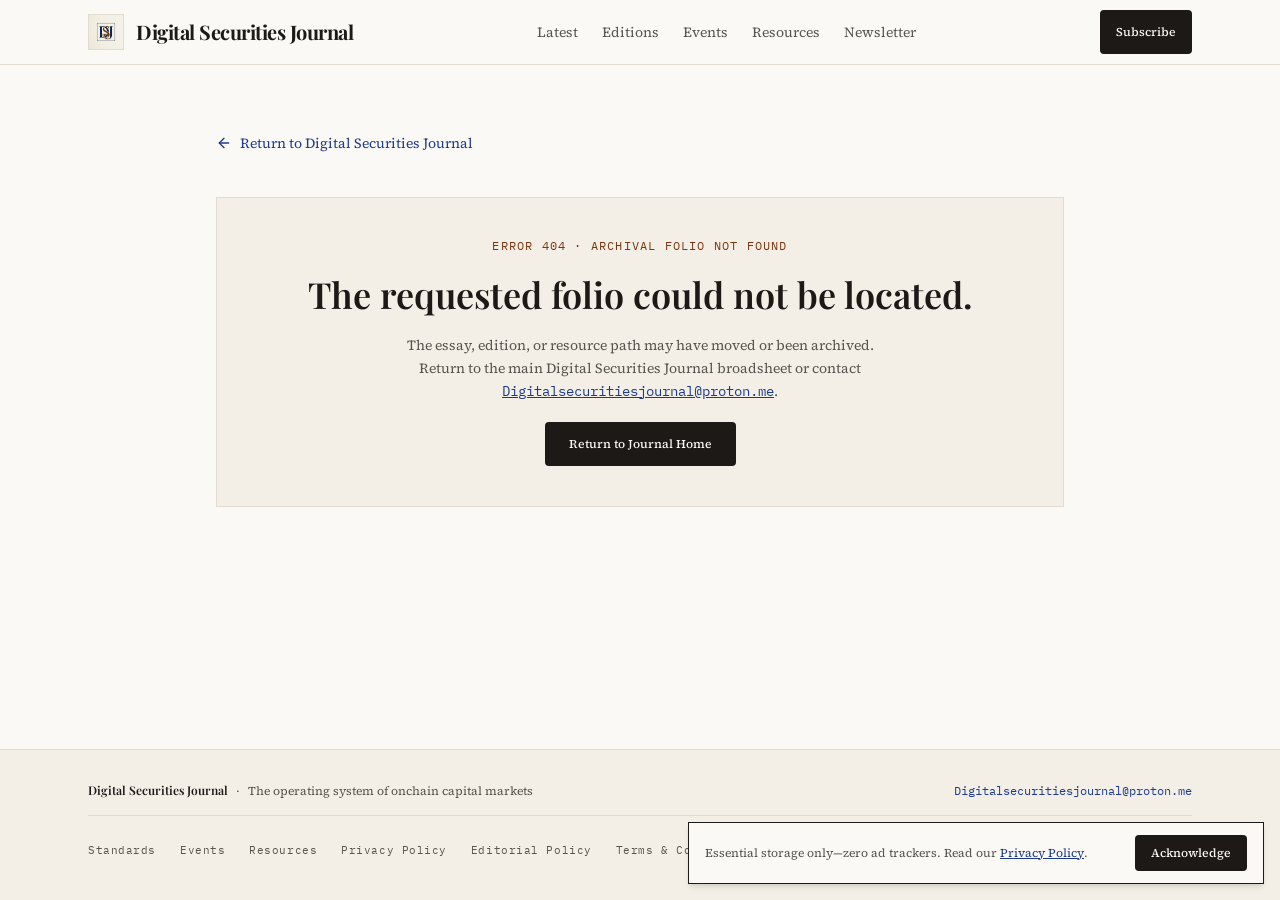
<file: docs/index.html>
<!doctype html>
<html lang="en">
  <head>
    <meta charset="UTF-8" />
    <meta name="viewport" content="width=device-width, initial-scale=1.0" />
    <title>Digital Securities Journal — Onchain Capital Markets</title>
    <meta
      name="description"
      content="Digital Securities Journal examines tokenisation, digital assets, investor rights, asset servicing, settlement finality, and institutional digital finance."
    />
    <meta
      name="keywords"
      content="tokenisation, tokenization, onchain finance, onchain capital markets, digital assets, digital securities, investor rights, asset servicing, settlement finality, institutional digital finance, token entitlement governance"
    />
    <meta name="author" content="Digital Securities Journal" />
    <meta name="publisher" content="Digital Securities Journal" />
    <meta name="robots" content="index, follow, max-snippet:-1, max-image-preview:large, max-video-preview:-1" />
    <meta name="theme-color" content="#FBF9F5" />
    <link rel="canonical" href="https://agentzeta.github.io/digital-securities-journal-page/" />
    <link rel="icon" type="image/jpeg" href="./assets/dsj_logo_mark_1795597966594-oBVMFApM.jpg" />

    <!-- OpenGraph -->
    <meta property="og:type" content="website" />
    <meta property="og:locale" content="en_US" />
    <meta property="og:site_name" content="Digital Securities Journal" />
    <meta property="og:url" content="https://agentzeta.github.io/digital-securities-journal-page/" />
    <meta property="og:title" content="Digital Securities Journal — Onchain Capital Markets &amp; Finance" />
    <meta
      property="og:description"
      content="Institutional research on digital securities, onchain finance, onchain capital markets, tokenisation, digital assets, investor rights, asset servicing, and settlement finality."
    />
    <meta property="og:image" content="./assets/dsj_hero_clearinghouse_1795594466704-BtYfYG-x.jpg" />
    <meta property="og:image:alt" content="Digital Securities Journal — Institutional Onchain Capital Markets" />

    <!-- Twitter / X -->
    <meta name="twitter:card" content="summary_large_image" />
    <meta name="twitter:title" content="Digital Securities Journal — Onchain Capital Markets &amp; Finance" />
    <meta
      name="twitter:description"
      content="Institutional research on digital securities, onchain finance, tokenisation, digital assets, investor rights, asset servicing, and settlement finality."
    />
    <meta name="twitter:image" content="./assets/dsj_hero_clearinghouse_1795594466704-BtYfYG-x.jpg" />
    <meta name="twitter:image:alt" content="Digital Securities Journal — Institutional Onchain Capital Markets" />

    <!-- Structured Data -->
    <script type="application/ld+json">
      {
        "@context": "https://schema.org",
        "@graph": [
          {
            "@type": "Periodical",
            "name": "Digital Securities Journal",
            "url": "https://agentzeta.github.io/digital-securities-journal-page/",
            "description": "An independent print and digital journal examining tokenisation, onchain finance, onchain capital markets, digital assets, digital securities, investor rights, asset servicing, settlement finality, and institutional digital finance.",
            "keywords": [
              "tokenisation",
              "onchain finance",
              "onchain capital markets",
              "digital assets",
              "digital securities",
              "investor rights",
              "asset servicing",
              "settlement finality",
              "institutional digital finance"
            ],
            "publisher": {
              "@type": "Organization",
              "name": "Digital Securities Journal",
              "email": "Digitalsecuritiesjournal@proton.me"
            }
          },
          {
            "@type": "Event",
            "name": "Future of Work in ASI Era",
            "startDate": "2027-01-16",
            "eventAttendanceMode": "https://schema.org/OfflineEventAttendanceMode",
            "location": {
              "@type": "Place",
              "name": "St. Moritz",
              "address": { "@type": "PostalAddress", "addressLocality": "St. Moritz", "addressCountry": "CH" }
            }
          },
          {
            "@type": "Event",
            "name": "The Frontier Stack Summit",
            "startDate": "2027-02-26",
            "eventAttendanceMode": "https://schema.org/OfflineEventAttendanceMode",
            "location": {
              "@type": "Place",
              "name": "Bengaluru",
              "address": { "@type": "PostalAddress", "addressLocality": "Bengaluru", "addressCountry": "IN" }
            }
          }
        ]
      }
    </script>
    <link rel="preconnect" href="https://fonts.googleapis.com" />
    <link rel="preconnect" href="https://fonts.gstatic.com" crossorigin />
    <link href="https://fonts.googleapis.com/css2?family=IBM+Plex+Mono:wght@400;500&family=Playfair+Display:ital,wght@0,500;0,600;0,700;1,500&family=Source+Serif+4:ital,opsz,wght@0,8..60,400;0,8..60,500;0,8..60,600;1,8..60,400&display=swap" rel="stylesheet" />
    <script type="module" crossorigin src="./assets/index-Bo__JJGG.js"></script>
    <link rel="stylesheet" crossorigin href="./assets/index-BRNqlOif.css">
  </head>
  <body>
    <div id="root"></div>
  </body>
</html>
</file>
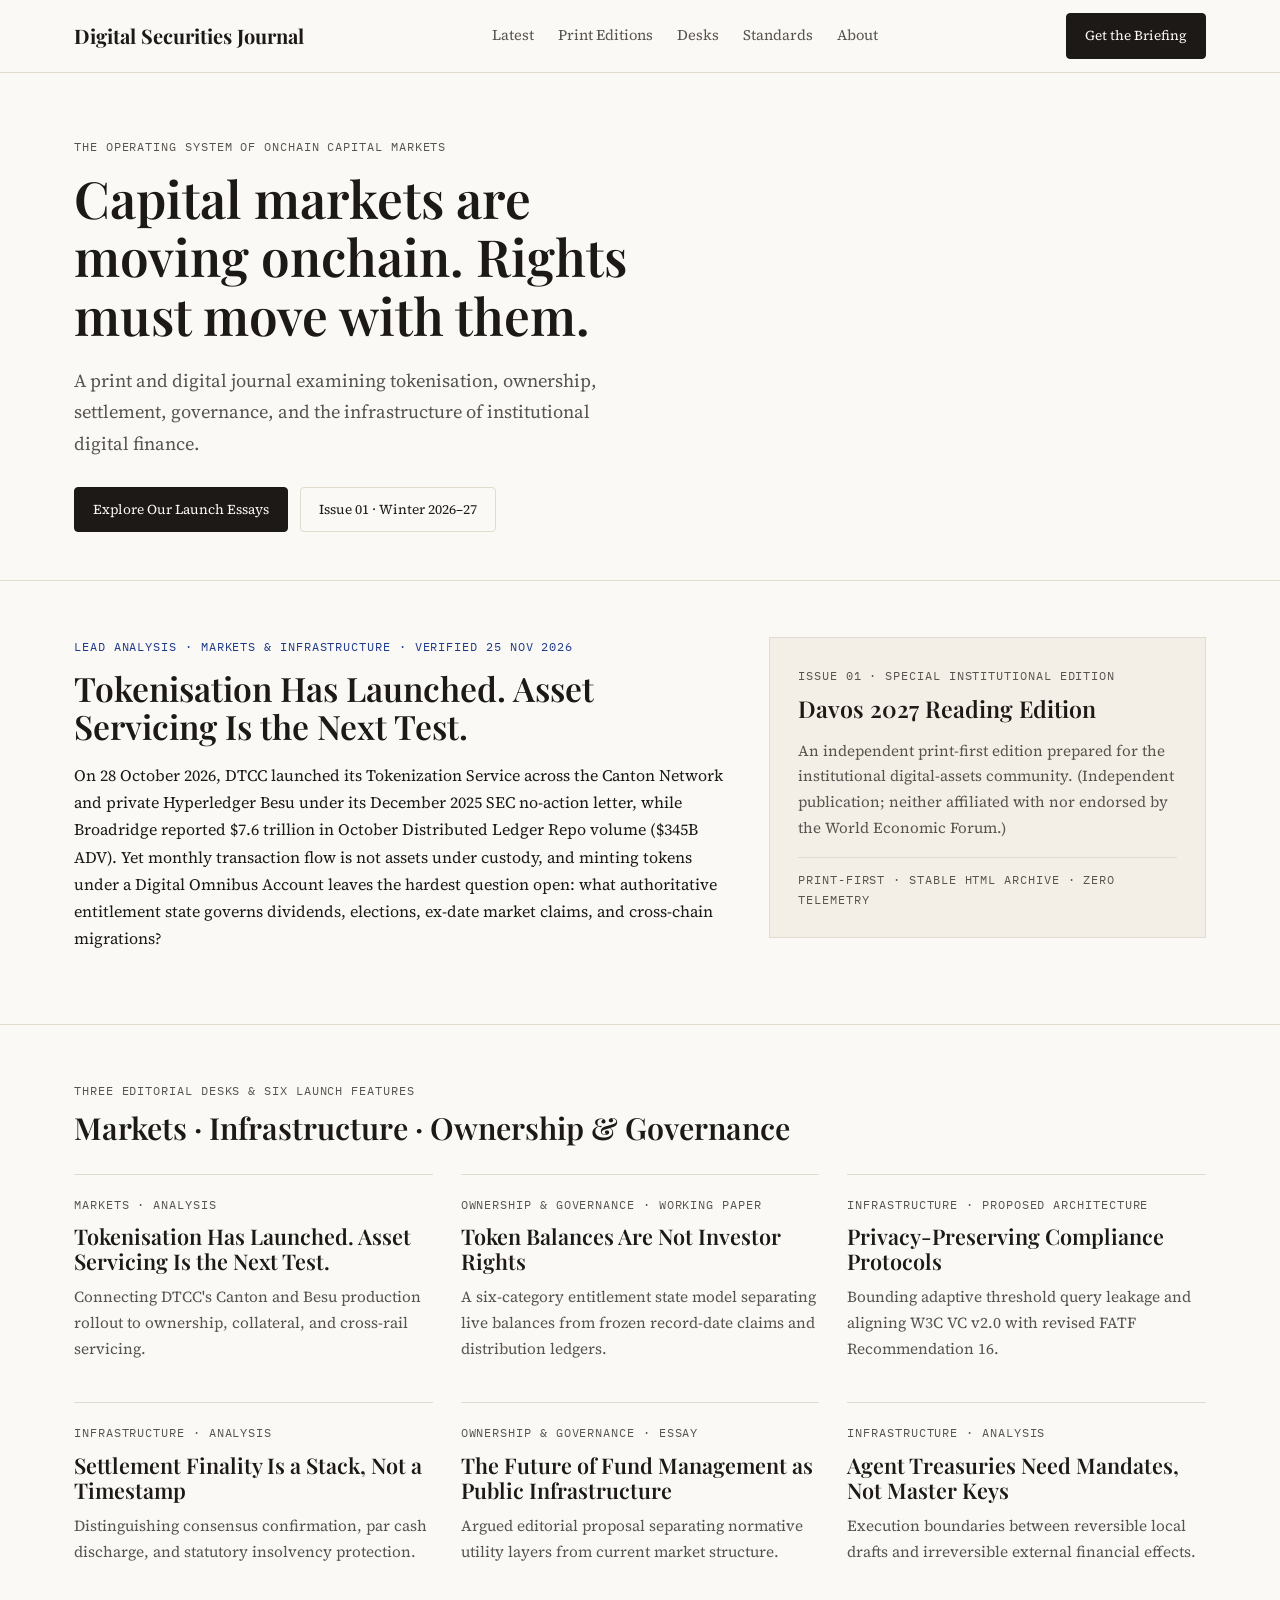
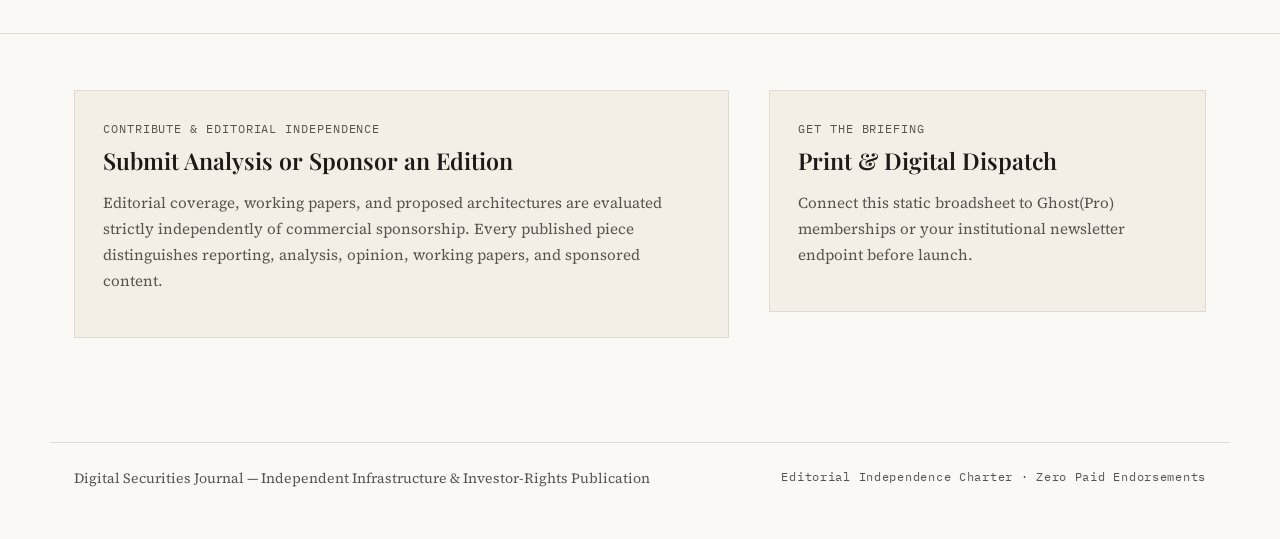
<file: export/dsj-v1-previous.html>
<!DOCTYPE html>
<html lang="en">
<head>
  <meta charset="UTF-8" />
  <meta name="viewport" content="width=device-width, initial-scale=1.0" />
  <title>Digital Securities Journal — The Operating System of Onchain Capital Markets</title>
  <meta name="description" content="A print and digital journal examining tokenisation, investor rights, asset servicing, settlement finality, privacy-preserving compliance, and institutional digital finance." />
  <meta property="og:title" content="Digital Securities Journal" />
  <meta property="og:description" content="Capital markets are moving onchain. Rights must move with them." />
  <link rel="preconnect" href="https://fonts.googleapis.com" />
  <link rel="preconnect" href="https://fonts.gstatic.com" crossorigin />
  <link href="https://fonts.googleapis.com/css2?family=IBM+Plex+Mono:wght@400;500&family=Playfair+Display:ital,wght@0,500;0,600;0,700;1,500&family=Source+Serif+4:ital,opsz,wght@0,8..60,400;0,8..60,500;0,8..60,600;1,8..60,400&display=swap" rel="stylesheet" />
  <style>
    :root {
      --paper: #FBF9F5;
      --paper-warm: #F3EFE6;
      --border: #E2DBD0;
      --ink: #1C1917;
      --muted: #57534E;
      --lapis: #1E3A8A;
      --bronze: #78350F;
    }
    * { box-sizing: border-box; }
    body {
      margin: 0;
      background: var(--paper);
      color: var(--ink);
      font-family: "Source Serif 4", Georgia, serif;
      line-height: 1.7;
      -webkit-font-smoothing: antialiased;
    }
    h1, h2, h3, .display {
      font-family: "Playfair Display", Georgia, serif;
      font-weight: 600;
      line-height: 1.15;
      margin: 0;
    }
    .mono {
      font-family: "IBM Plex Mono", monospace;
      font-size: 0.75rem;
      letter-spacing: 0.06em;
    }
    .container {
      max-width: 1180px;
      margin: 0 auto;
      padding: 0 24px;
    }
    header {
      border-bottom: 1px solid var(--border);
      background: var(--paper);
      position: sticky;
      top: 0;
      z-index: 20;
    }
    .topbar {
      display: flex;
      align-items: center;
      justify-content: space-between;
      gap: 32px;
      height: 72px;
    }
    .brand {
      font-family: "Playfair Display", Georgia, serif;
      font-size: 1.25rem;
      font-weight: 700;
      color: var(--ink);
      text-decoration: none;
      white-space: nowrap;
    }
    nav {
      display: flex;
      gap: 24px;
      flex-wrap: wrap;
    }
    nav a {
      text-decoration: none;
      color: var(--muted);
      font-size: 0.92rem;
      white-space: nowrap;
    }
    nav a:hover { color: var(--ink); text-decoration: underline; text-underline-offset: 5px; }
    .btn {
      display: inline-block;
      padding: 10px 18px;
      background: var(--ink);
      color: var(--paper);
      text-decoration: none;
      font-size: 0.85rem;
      border-radius: 4px;
      white-space: nowrap;
      border: 1px solid var(--ink);
      cursor: pointer;
    }
    .btn-outline {
      background: transparent;
      color: var(--ink);
      border: 1px solid var(--border);
    }
    .hero {
      padding: 64px 0 48px;
      border-bottom: 1px solid var(--border);
    }
    .hero h1 { font-size: clamp(2.2rem, 4vw, 3.6rem); max-width: 18ch; }
    .hero p { max-width: 60ch; font-size: 1.15rem; color: var(--muted); margin: 20px 0 28px; }
    .grid-2 { display: grid; grid-template-columns: 1.2fr 0.8fr; gap: 40px; align-items: start; }
    .grid-3 { display: grid; grid-template-columns: repeat(3, 1fr); gap: 28px; }
    .section { padding: 56px 0; border-bottom: 1px solid var(--border); }
    .surface { background: var(--paper-warm); border: 1px solid var(--border); padding: 28px; }
    .meta { font-family: "IBM Plex Mono", monospace; font-size: 0.72rem; color: var(--muted); text-transform: uppercase; letter-spacing: 0.08em; }
    article.card { border-top: 1px solid var(--border); padding-top: 20px; }
    article.card h3 { font-size: 1.35rem; margin: 10px 0; }
    article.card p { color: var(--muted); font-size: 0.96rem; margin: 0 0 12px; }
    footer { padding: 48px 0; font-size: 0.88rem; color: var(--muted); }
    @media (max-width: 860px) {
      .grid-2, .grid-3 { grid-template-columns: 1fr; }
      nav { display: none; }
    }
  </style>
</head>
<body>
  <header>
    <div class="container topbar">
      <a href="#top" class="brand">Digital Securities Journal</a>
      <nav>
        <a href="#latest">Latest</a>
        <a href="#editions">Print Editions</a>
        <a href="#desks">Desks</a>
        <a href="#standards">Standards</a>
        <a href="#about">About</a>
      </nav>
      <a href="#briefing" class="btn">Get the Briefing</a>
    </div>
  </header>

  <main id="top">
    <section class="hero">
      <div class="container">
        <div class="meta">The Operating System of Onchain Capital Markets</div>
        <h1 style="margin-top:12px;">Capital markets are moving onchain. Rights must move with them.</h1>
        <p>A print and digital journal examining tokenisation, ownership, settlement, governance, and the infrastructure of institutional digital finance.</p>
        <div style="display:flex; gap:12px; flex-wrap:wrap;">
          <a href="#latest" class="btn">Explore Our Launch Essays</a>
          <a href="#editions" class="btn btn-outline">Issue 01 · Winter 2026–27</a>
        </div>
      </div>
    </section>

    <section id="latest" class="section">
      <div class="container grid-2">
        <div>
          <div class="meta" style="color:var(--lapis);">Lead Analysis · Markets &amp; Infrastructure · Verified 25 Nov 2026</div>
          <h2 style="font-size:2.1rem; margin:12px 0 14px;">Tokenisation Has Launched. Asset Servicing Is the Next Test.</h2>
          <p>On 28 October 2026, DTCC launched its Tokenization Service across the Canton Network and private Hyperledger Besu under its December 2025 SEC no-action letter, while Broadridge reported $7.6 trillion in October Distributed Ledger Repo volume ($345B ADV). Yet monthly transaction flow is not assets under custody, and minting tokens under a Digital Omnibus Account leaves the hardest question open: what authoritative entitlement state governs dividends, elections, ex-date market claims, and cross-chain migrations?</p>
        </div>
        <aside class="surface">
          <div class="meta">Issue 01 · Special Institutional Edition</div>
          <h3 style="font-size:1.45rem; margin:10px 0 12px;">Davos 2027 Reading Edition</h3>
          <p style="font-size:0.95rem; color:var(--muted);">An independent print-first edition prepared for the institutional digital-assets community. (Independent publication; neither affiliated with nor endorsed by the World Economic Forum.)</p>
          <div class="meta" style="margin-top:16px; border-top:1px solid var(--border); padding-top:12px;">Print-First · Stable HTML Archive · Zero Telemetry</div>
        </aside>
      </div>
    </section>

    <section id="desks" class="section">
      <div class="container">
        <div class="meta">Three Editorial Desks &amp; Six Launch Features</div>
        <h2 style="font-size:1.9rem; margin:10px 0 28px;">Markets · Infrastructure · Ownership &amp; Governance</h2>
        <div class="grid-3">
          <article class="card">
            <div class="meta">Markets · Analysis</div>
            <h3>Tokenisation Has Launched. Asset Servicing Is the Next Test.</h3>
            <p>Connecting DTCC's Canton and Besu production rollout to ownership, collateral, and cross-rail servicing.</p>
          </article>
          <article class="card">
            <div class="meta">Ownership &amp; Governance · Working Paper</div>
            <h3>Token Balances Are Not Investor Rights</h3>
            <p>A six-category entitlement state model separating live balances from frozen record-date claims and distribution ledgers.</p>
          </article>
          <article class="card">
            <div class="meta">Infrastructure · Proposed Architecture</div>
            <h3>Privacy-Preserving Compliance Protocols</h3>
            <p>Bounding adaptive threshold query leakage and aligning W3C VC v2.0 with revised FATF Recommendation 16.</p>
          </article>
          <article class="card">
            <div class="meta">Infrastructure · Analysis</div>
            <h3>Settlement Finality Is a Stack, Not a Timestamp</h3>
            <p>Distinguishing consensus confirmation, par cash discharge, and statutory insolvency protection.</p>
          </article>
          <article class="card">
            <div class="meta">Ownership &amp; Governance · Essay</div>
            <h3>The Future of Fund Management as Public Infrastructure</h3>
            <p>Argued editorial proposal separating normative utility layers from current market structure.</p>
          </article>
          <article class="card">
            <div class="meta">Infrastructure · Analysis</div>
            <h3>Agent Treasuries Need Mandates, Not Master Keys</h3>
            <p>Execution boundaries between reversible local drafts and irreversible external financial effects.</p>
          </article>
        </div>
      </div>
    </section>

    <section id="briefing" class="section" style="border-bottom:none;">
      <div class="container grid-2">
        <div class="surface">
          <div class="meta">Contribute &amp; Editorial Independence</div>
          <h3 style="font-size:1.45rem; margin:10px 0 12px;">Submit Analysis or Sponsor an Edition</h3>
          <p style="font-size:0.95rem; color:var(--muted);">Editorial coverage, working papers, and proposed architectures are evaluated strictly independently of commercial sponsorship. Every published piece distinguishes reporting, analysis, opinion, working papers, and sponsored content.</p>
        </div>
        <div class="surface">
          <div class="meta">Get the Briefing</div>
          <h3 style="font-size:1.45rem; margin:10px 0 12px;">Print &amp; Digital Dispatch</h3>
          <p style="font-size:0.95rem; color:var(--muted);">Connect this static broadsheet to Ghost(Pro) memberships or your institutional newsletter endpoint before launch.</p>
        </div>
      </div>
    </section>
  </main>

  <footer id="about">
    <div class="container" style="border-top:1px solid var(--border); padding-top:24px; display:flex; justify-content:space-between; flex-wrap:wrap; gap:16px;">
      <span>Digital Securities Journal — Independent Infrastructure &amp; Investor-Rights Publication</span>
      <span class="mono">Editorial Independence Charter · Zero Paid Endorsements</span>
    </div>
  </footer>
</body>
</html>
</file>
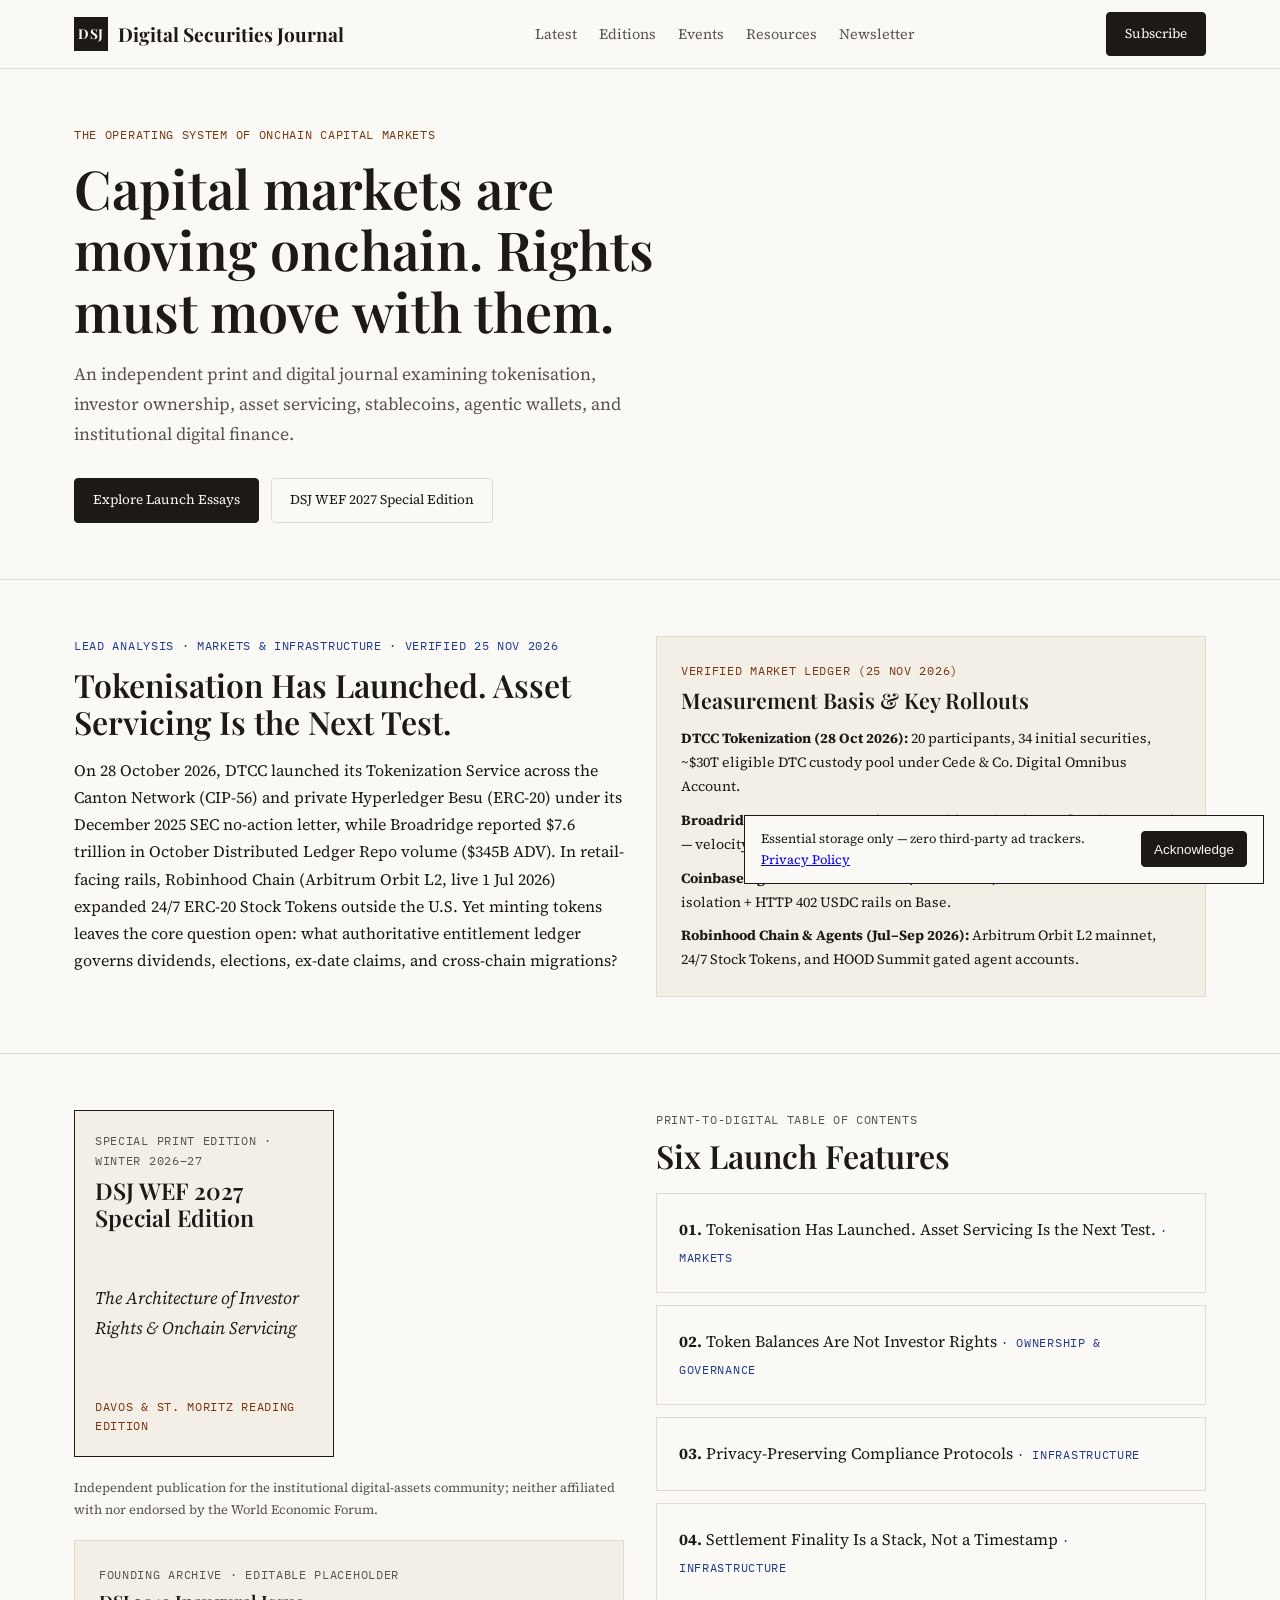
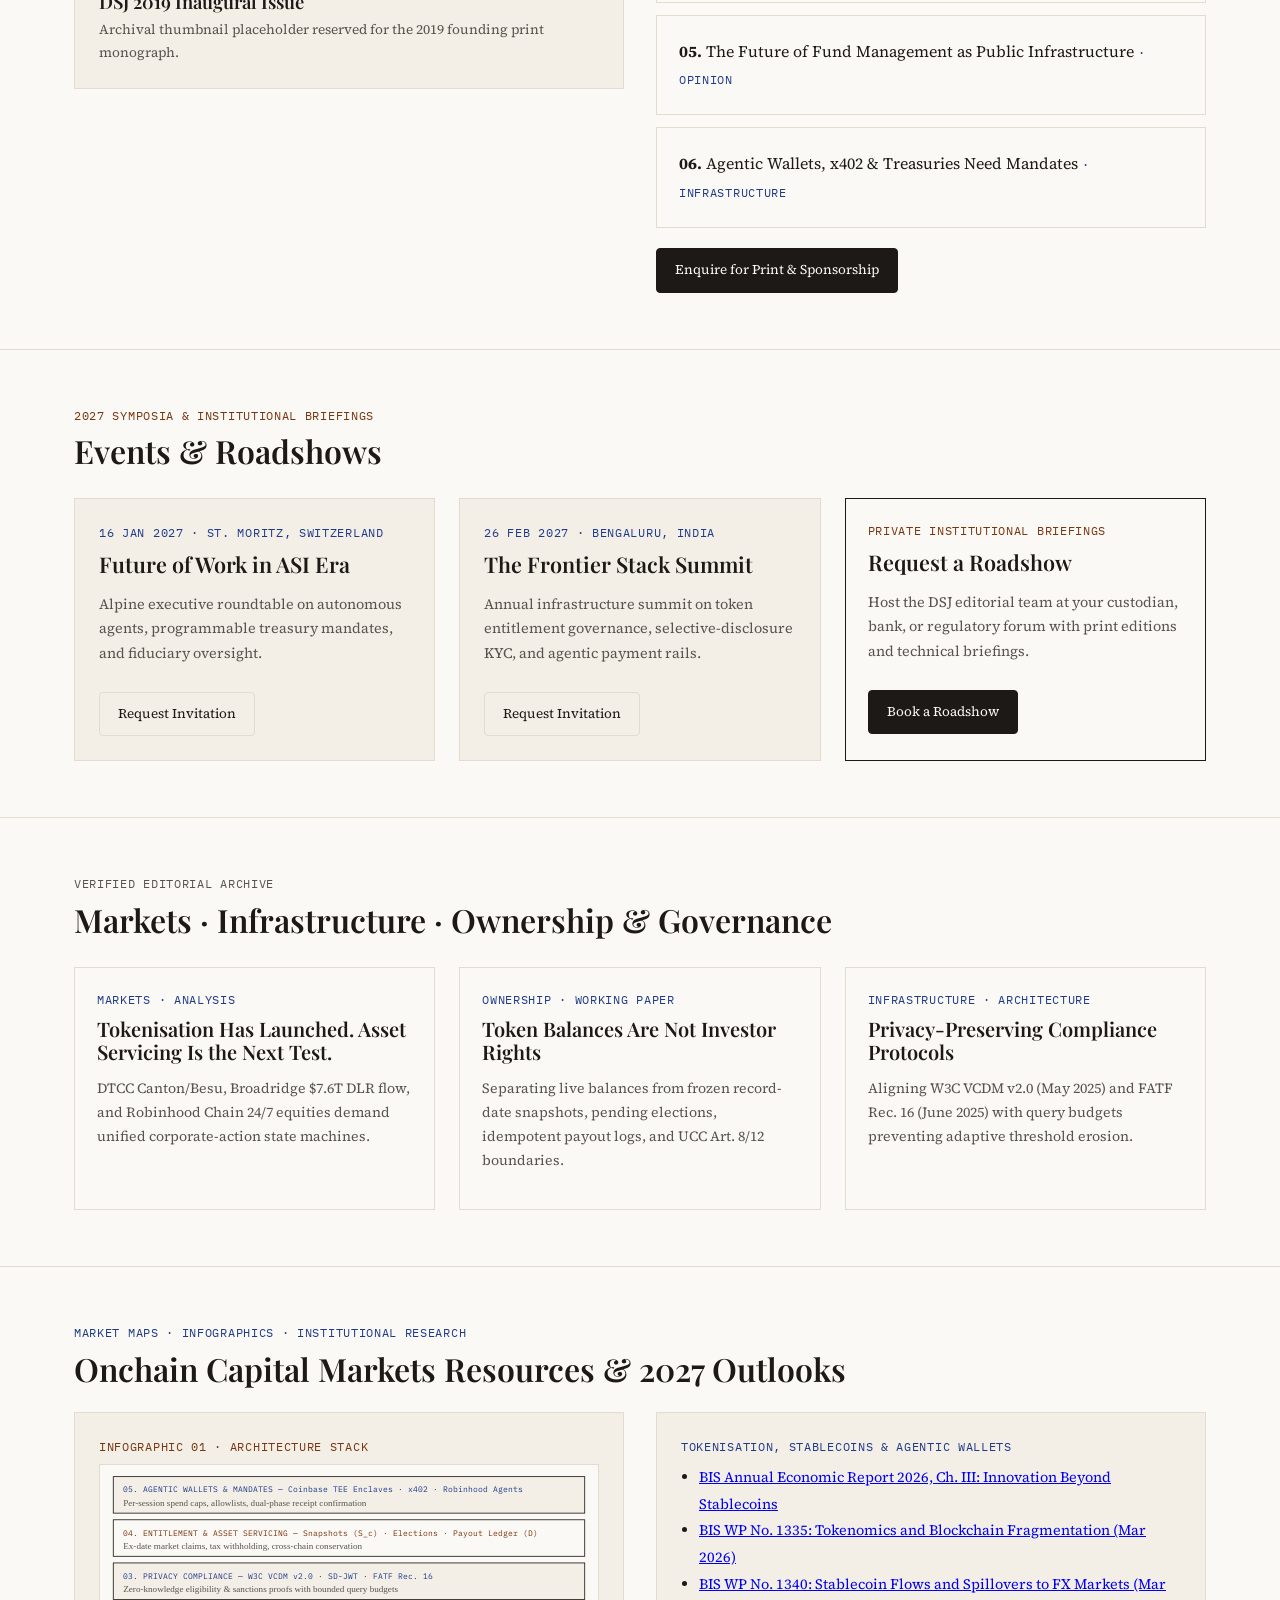
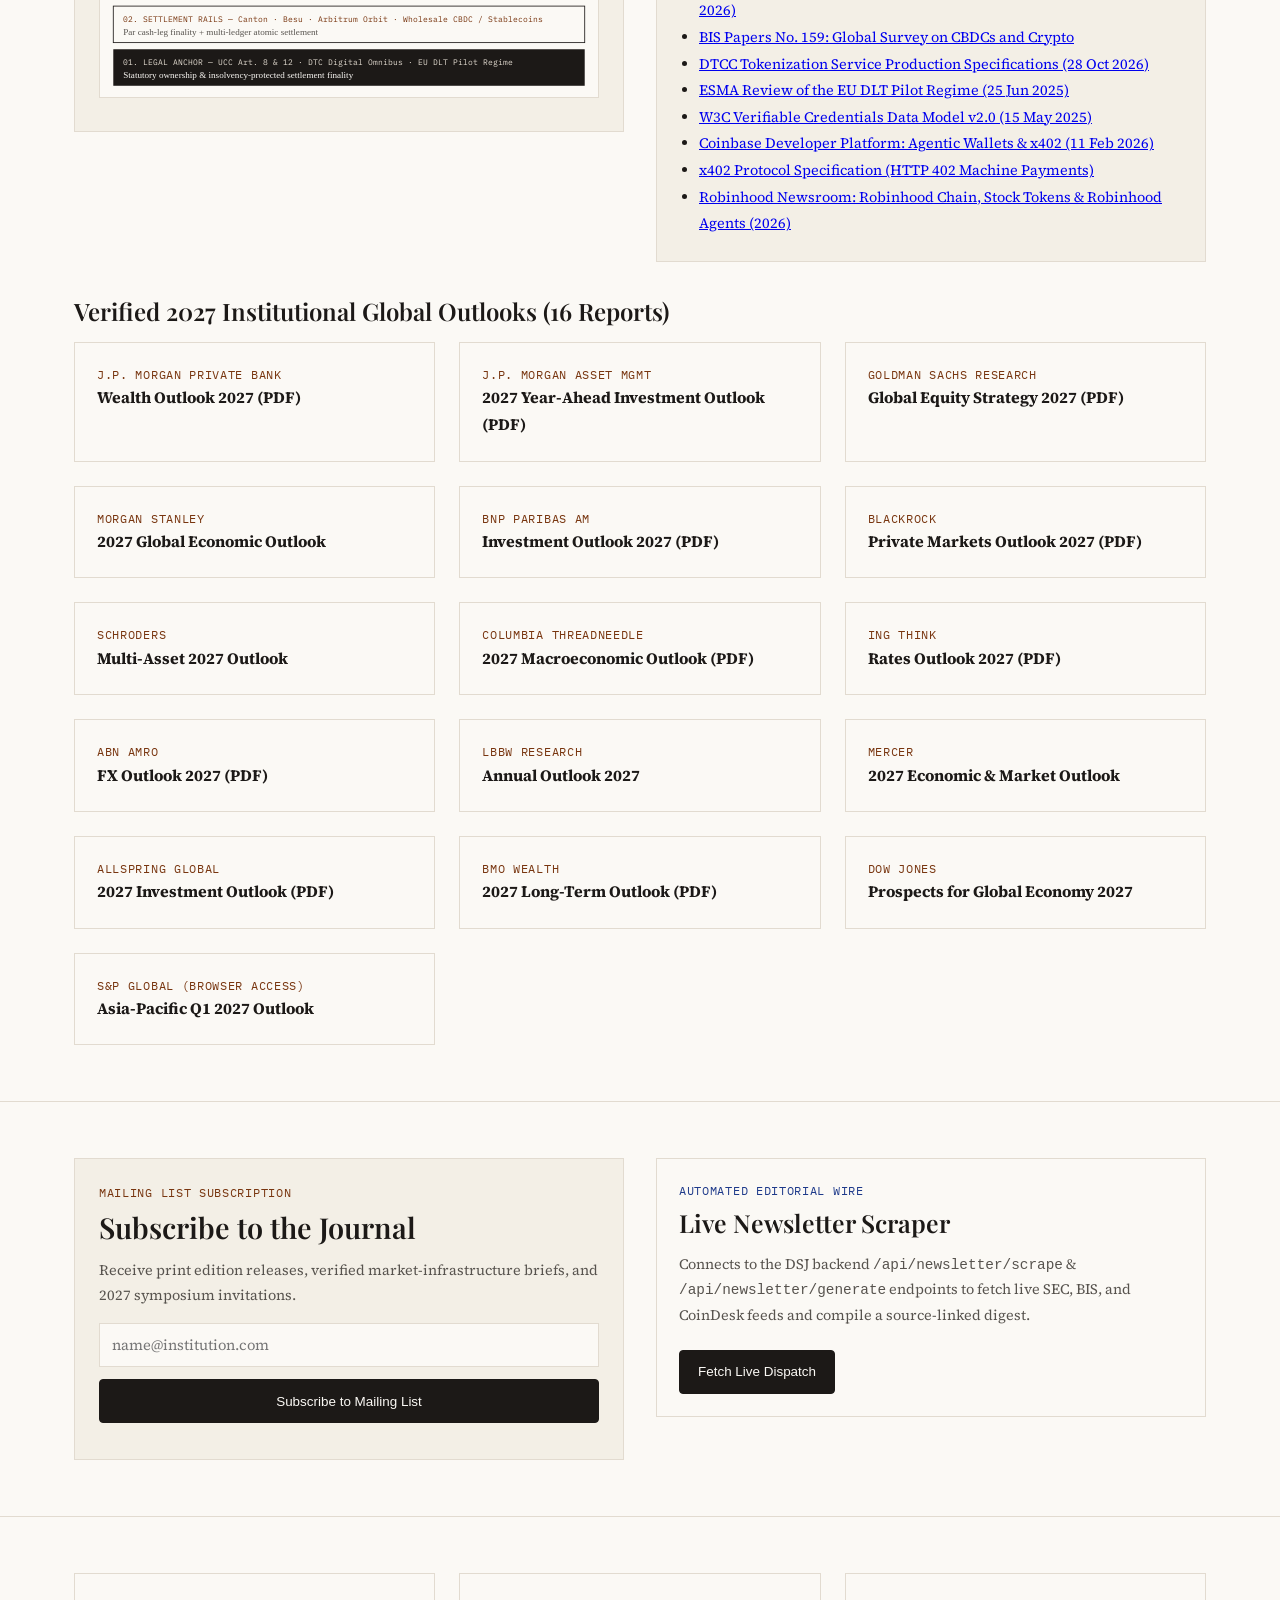
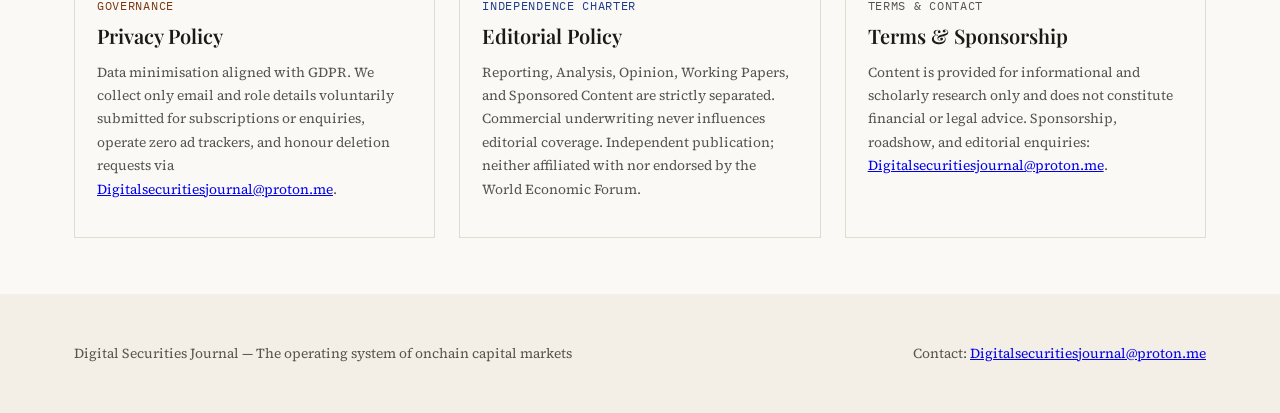
<file: export/dsj-v2-revised-index.html>
<!DOCTYPE html>
<html lang="en">
<head>
  <meta charset="UTF-8" />
  <meta name="viewport" content="width=device-width, initial-scale=1.0" />
  <title>Digital Securities Journal — Onchain Capital Markets</title>
  <meta name="description" content="Digital Securities Journal examines tokenisation, digital assets, investor rights, asset servicing, settlement finality, and institutional digital finance." />
  <meta name="keywords" content="tokenisation, tokenization, onchain finance, onchain capital markets, digital assets, digital securities, investor rights, asset servicing, settlement finality, institutional digital finance, token entitlement governance" />
  <meta name="author" content="Digital Securities Journal" />
  <meta name="robots" content="index, follow, max-snippet:-1, max-image-preview:large, max-video-preview:-1" />
  <link rel="canonical" href="https://agentzeta.github.io/digital-securities-journal-page/" />
  <meta property="og:title" content="Digital Securities Journal — Onchain Capital Markets &amp; Finance" />
  <meta property="og:description" content="Institutional research on digital securities, onchain finance, onchain capital markets, tokenisation, digital assets, investor rights, asset servicing, and settlement finality." />
  <meta property="og:type" content="website" />
  <meta property="og:url" content="https://agentzeta.github.io/digital-securities-journal-page/" />
  <meta property="og:site_name" content="Digital Securities Journal" />
  <meta name="twitter:card" content="summary_large_image" />
  <meta name="twitter:title" content="Digital Securities Journal — Onchain Capital Markets &amp; Finance" />
  <meta name="twitter:description" content="Institutional research on digital securities, onchain finance, tokenisation, digital assets, investor rights, asset servicing, and settlement finality." />
  <script type="application/ld+json">
  {
    "@context": "https://schema.org",
    "@graph": [
      {
        "@type": "Periodical",
        "name": "Digital Securities Journal",
        "description": "Independent print and digital publication covering tokenisation, investor entitlements, stablecoins, agentic wallets, and market infrastructure.",
        "publisher": {
          "@type": "Organization",
          "name": "Digital Securities Journal",
          "email": "Digitalsecuritiesjournal@proton.me"
        }
      },
      {
        "@type": "Event",
        "name": "Future of Work in ASI Era",
        "startDate": "2027-01-16",
        "location": { "@type": "Place", "name": "St. Moritz, Switzerland" }
      },
      {
        "@type": "Event",
        "name": "The Frontier Stack Summit",
        "startDate": "2027-02-26",
        "location": { "@type": "Place", "name": "Bengaluru, India" }
      }
    ]
  }
  </script>
  <link rel="preconnect" href="https://fonts.googleapis.com" />
  <link rel="preconnect" href="https://fonts.gstatic.com" crossorigin />
  <link href="https://fonts.googleapis.com/css2?family=IBM+Plex+Mono:wght@400;500&family=Playfair+Display:ital,wght@0,500;0,600;0,700;1,500&family=Source+Serif+4:ital,opsz,wght@0,8..60,400;0,8..60,500;0,8..60,600;1,8..60,400&display=swap" rel="stylesheet" />
  <style>
    :root {
      --paper: #FBF9F5;
      --paper-warm: #F3EFE6;
      --border: #E2DBD0;
      --ink: #1C1917;
      --muted: #57534E;
      --lapis: #1E3A8A;
      --bronze: #78350F;
    }
    * { box-sizing: border-box; }
    html { scroll-behavior: smooth; }
    body {
      margin: 0;
      background: var(--paper);
      color: var(--ink);
      font-family: "Source Serif 4", Georgia, serif;
      line-height: 1.7;
      -webkit-font-smoothing: antialiased;
    }
    h1, h2, h3, h4, .display {
      font-family: "Playfair Display", Georgia, serif;
      font-weight: 600;
      line-height: 1.15;
      margin: 0;
    }
    .mono {
      font-family: "IBM Plex Mono", monospace;
      font-size: 0.72rem;
      letter-spacing: 0.06em;
      text-transform: uppercase;
    }
    .container { max-width: 1180px; margin: 0 auto; padding: 0 24px; }
    header {
      border-bottom: 1px solid var(--border);
      background: rgba(251, 249, 245, 0.96);
      position: sticky;
      top: 0;
      z-index: 20;
    }
    .topbar {
      display: flex;
      align-items: center;
      justify-content: space-between;
      gap: 24px;
      height: 68px;
    }
    .brand {
      display: inline-flex;
      align-items: center;
      gap: 10px;
      font-family: "Playfair Display", Georgia, serif;
      font-size: 1.2rem;
      font-weight: 700;
      color: var(--ink);
      text-decoration: none;
      white-space: nowrap;
    }
    .seal {
      width: 34px;
      height: 34px;
      background: var(--ink);
      color: var(--paper);
      display: inline-flex;
      align-items: center;
      justify-content: center;
      font-family: "Playfair Display", Georgia, serif;
      font-size: 0.85rem;
      letter-spacing: 0.04em;
    }
    nav { display: flex; gap: 22px; }
    nav a {
      text-decoration: none;
      color: var(--muted);
      font-size: 0.9rem;
      white-space: nowrap;
    }
    nav a:hover { color: var(--ink); text-decoration: underline; text-underline-offset: 6px; }
    .btn {
      display: inline-flex;
      align-items: center;
      justify-content: center;
      min-height: 44px;
      padding: 10px 18px;
      background: var(--ink);
      color: var(--paper);
      text-decoration: none;
      font-size: 0.84rem;
      border-radius: 4px;
      white-space: nowrap;
      border: 1px solid var(--ink);
      cursor: pointer;
    }
    .btn:hover { background: var(--lapis); border-color: var(--lapis); }
    .btn-outline { background: transparent; color: var(--ink); border: 1px solid var(--border); }
    .btn-outline:hover { background: var(--paper-warm); color: var(--ink); border-color: var(--ink); }
    .section { padding: 56px 0; border-bottom: 1px solid var(--border); }
    .grid-2 { display: grid; grid-template-columns: repeat(2, minmax(0, 1fr)); gap: 32px; align-items: start; }
    .grid-3 { display: grid; grid-template-columns: repeat(3, minmax(0, 1fr)); gap: 24px; }
    .surface { background: var(--paper-warm); border: 1px solid var(--border); padding: 24px; }
    .card { border: 1px solid var(--border); padding: 22px; background: var(--paper); }
    .card-link { display: block; text-decoration: none; color: inherit; }
    .card-link:hover { border-color: var(--lapis); }
    .cover-box {
      aspect-ratio: 3 / 4;
      max-width: 260px;
      background: var(--paper-warm);
      border: 1px solid var(--ink);
      padding: 20px;
      display: flex;
      flex-direction: column;
      justify-content: space-between;
    }
    input, select, textarea {
      width: 100%;
      min-height: 44px;
      padding: 8px 12px;
      border: 1px solid var(--border);
      background: var(--paper);
      color: var(--ink);
      font-family: inherit;
      font-size: 0.92rem;
    }
    footer { padding: 48px 0; font-size: 0.86rem; color: var(--muted); background: var(--paper-warm); }
    .cookie-bar {
      position: fixed;
      bottom: 16px;
      right: 16px;
      left: 16px;
      max-width: 520px;
      margin-left: auto;
      background: var(--paper);
      border: 1px solid var(--ink);
      padding: 12px 16px;
      display: flex;
      align-items: center;
      justify-content: space-between;
      gap: 12px;
      font-size: 0.8rem;
      z-index: 40;
    }
    @media (max-width: 860px) {
      .grid-2, .grid-3 { grid-template-columns: 1fr; }
      nav { display: none; }
    }
  </style>
</head>
<body>
  <header>
    <div class="container topbar">
      <a href="#top" class="brand"><span class="seal">DSJ</span> Digital Securities Journal</a>
      <nav aria-label="Primary">
        <a href="#latest">Latest</a>
        <a href="#editions">Editions</a>
        <a href="#events">Events</a>
        <a href="#resources">Resources</a>
        <a href="#newsletter">Newsletter</a>
      </nav>
      <a href="#newsletter" class="btn">Subscribe</a>
    </div>
  </header>

  <main id="top">
    <section class="section">
      <div class="container">
        <div class="mono" style="color:var(--bronze);">The Operating System of Onchain Capital Markets</div>
        <h1 style="font-size:clamp(2.2rem, 4.2vw, 3.5rem); max-width:19ch; margin-top:12px;">Capital markets are moving onchain. Rights must move with them.</h1>
        <p style="max-width:62ch; font-size:1.1rem; color:var(--muted); margin:18px 0 28px;">An independent print and digital journal examining tokenisation, investor ownership, asset servicing, stablecoins, agentic wallets, and institutional digital finance.</p>
        <div style="display:flex; gap:12px; flex-wrap:wrap;">
          <a href="#desks" class="btn">Explore Launch Essays</a>
          <a href="#editions" class="btn btn-outline">DSJ WEF 2027 Special Edition</a>
        </div>
      </div>
    </section>

    <section id="latest" class="section">
      <div class="container grid-2">
        <div>
          <div class="mono" style="color:var(--lapis);">Lead Analysis · Markets &amp; Infrastructure · Verified 25 Nov 2026</div>
          <h2 style="font-size:2rem; margin:12px 0 14px;">Tokenisation Has Launched. Asset Servicing Is the Next Test.</h2>
          <p>On 28 October 2026, DTCC launched its Tokenization Service across the Canton Network (CIP-56) and private Hyperledger Besu (ERC-20) under its December 2025 SEC no-action letter, while Broadridge reported $7.6 trillion in October Distributed Ledger Repo volume ($345B ADV). In retail-facing rails, Robinhood Chain (Arbitrum Orbit L2, live 1 Jul 2026) expanded 24/7 ERC-20 Stock Tokens outside the U.S. Yet minting tokens leaves the core question open: what authoritative entitlement ledger governs dividends, elections, ex-date claims, and cross-chain migrations?</p>
        </div>
        <aside class="surface">
          <div class="mono" style="color:var(--bronze);">Verified Market Ledger (25 Nov 2026)</div>
          <h3 style="font-size:1.35rem; margin:8px 0 14px;">Measurement Basis &amp; Key Rollouts</h3>
          <p style="font-size:0.88rem; margin:0 0 10px;"><strong>DTCC Tokenization (28 Oct 2026):</strong> 20 participants, 34 initial securities, ~$30T eligible DTC custody pool under Cede &amp; Co. Digital Omnibus Account.</p>
          <p style="font-size:0.88rem; margin:0 0 10px;"><strong>Broadridge DLR (Oct 2026):</strong> $7.6T monthly notional repo flow ($345B ADV) — velocity flow, not static AUM.</p>
          <p style="font-size:0.88rem; margin:0 0 10px;"><strong>Coinbase Agentic Wallets &amp; x402 (11 Feb 2026):</strong> AWS Nitro Enclave isolation + HTTP 402 USDC rails on Base.</p>
          <p style="font-size:0.88rem; margin:0;"><strong>Robinhood Chain &amp; Agents (Jul–Sep 2026):</strong> Arbitrum Orbit L2 mainnet, 24/7 Stock Tokens, and HOOD Summit gated agent accounts.</p>
        </aside>
      </div>
    </section>

    <section id="editions" class="section">
      <div class="container grid-2">
        <div style="display:flex; flex-direction:column; gap:20px;">
          <div class="cover-box">
            <div>
              <div class="mono" style="color:var(--muted);">Special Print Edition · Winter 2026–27</div>
              <h3 style="font-size:1.45rem; margin-top:8px;">DSJ WEF 2027 Special Edition</h3>
            </div>
            <p style="font-style:italic; font-size:1.1rem;">The Architecture of Investor Rights &amp; Onchain Servicing</p>
            <div class="mono" style="color:var(--bronze);">Davos &amp; St. Moritz Reading Edition</div>
          </div>
          <p style="font-size:0.8rem; color:var(--muted); margin:0;">Independent publication for the institutional digital-assets community; neither affiliated with nor endorsed by the World Economic Forum.</p>

          <div class="surface">
            <div class="mono" style="color:var(--muted);">Founding Archive · Editable Placeholder</div>
            <h4 style="font-size:1.15rem; margin-top:6px;">DSJ 2019 Inaugural Issue</h4>
            <p style="font-size:0.85rem; color:var(--muted); margin:6px 0 0;">Archival thumbnail placeholder reserved for the 2019 founding print monograph.</p>
          </div>
        </div>

        <div>
          <div class="mono" style="color:var(--muted);">Print-to-Digital Table of Contents</div>
          <h2 style="font-size:2rem; margin:8px 0 18px;">Six Launch Features</h2>
          <div class="card" style="margin-bottom:12px;"><strong>01.</strong> Tokenisation Has Launched. Asset Servicing Is the Next Test. <span class="mono" style="color:var(--lapis);">· Markets</span></div>
          <div class="card" style="margin-bottom:12px;"><strong>02.</strong> Token Balances Are Not Investor Rights <span class="mono" style="color:var(--lapis);">· Ownership &amp; Governance</span></div>
          <div class="card" style="margin-bottom:12px;"><strong>03.</strong> Privacy-Preserving Compliance Protocols <span class="mono" style="color:var(--lapis);">· Infrastructure</span></div>
          <div class="card" style="margin-bottom:12px;"><strong>04.</strong> Settlement Finality Is a Stack, Not a Timestamp <span class="mono" style="color:var(--lapis);">· Infrastructure</span></div>
          <div class="card" style="margin-bottom:12px;"><strong>05.</strong> The Future of Fund Management as Public Infrastructure <span class="mono" style="color:var(--lapis);">· Opinion</span></div>
          <div class="card"><strong>06.</strong> Agentic Wallets, x402 &amp; Treasuries Need Mandates <span class="mono" style="color:var(--lapis);">· Infrastructure</span></div>
          <div style="margin-top:20px;">
            <a href="mailto:Digitalsecuritiesjournal@proton.me?subject=Print%20Edition%20or%20Sponsorship%20Enquiry" class="btn">Enquire for Print &amp; Sponsorship</a>
          </div>
        </div>
      </div>
    </section>

    <section id="events" class="section">
      <div class="container">
        <div class="mono" style="color:var(--bronze);">2027 Symposia &amp; Institutional Briefings</div>
        <h2 style="font-size:2rem; margin:8px 0 28px;">Events &amp; Roadshows</h2>
        <div class="grid-3">
          <article class="surface">
            <div class="mono" style="color:var(--lapis);">16 Jan 2027 · St. Moritz, Switzerland</div>
            <h3 style="font-size:1.35rem; margin:10px 0;">Future of Work in ASI Era</h3>
            <p style="font-size:0.9rem; color:var(--muted);">Alpine executive roundtable on autonomous agents, programmable treasury mandates, and fiduciary oversight.</p>
            <a href="mailto:Digitalsecuritiesjournal@proton.me?subject=RSVP:%20Future%20of%20Work%20in%20ASI%20Era" class="btn-outline btn" style="margin-top:12px;">Request Invitation</a>
          </article>
          <article class="surface">
            <div class="mono" style="color:var(--lapis);">26 Feb 2027 · Bengaluru, India</div>
            <h3 style="font-size:1.35rem; margin:10px 0;">The Frontier Stack Summit</h3>
            <p style="font-size:0.9rem; color:var(--muted);">Annual infrastructure summit on token entitlement governance, selective-disclosure KYC, and agentic payment rails.</p>
            <a href="mailto:Digitalsecuritiesjournal@proton.me?subject=RSVP:%20The%20Frontier%20Stack%20Summit" class="btn-outline btn" style="margin-top:12px;">Request Invitation</a>
          </article>
          <article class="card" style="border-color:var(--ink);">
            <div class="mono" style="color:var(--bronze);">Private Institutional Briefings</div>
            <h3 style="font-size:1.35rem; margin:10px 0;">Request a Roadshow</h3>
            <p style="font-size:0.9rem; color:var(--muted);">Host the DSJ editorial team at your custodian, bank, or regulatory forum with print editions and technical briefings.</p>
            <a href="mailto:Digitalsecuritiesjournal@proton.me?subject=Roadshow%20Request" class="btn" style="margin-top:12px;">Book a Roadshow</a>
          </article>
        </div>
      </div>
    </section>

    <section id="desks" class="section">
      <div class="container">
        <div class="mono" style="color:var(--muted);">Verified Editorial Archive</div>
        <h2 style="font-size:2rem; margin:8px 0 28px;">Markets · Infrastructure · Ownership &amp; Governance</h2>
        <div class="grid-3">
          <article class="card"><div class="mono" style="color:var(--lapis);">Markets · Analysis</div><h3 style="font-size:1.25rem; margin:8px 0;">Tokenisation Has Launched. Asset Servicing Is the Next Test.</h3><p style="font-size:0.88rem; color:var(--muted);">DTCC Canton/Besu, Broadridge $7.6T DLR flow, and Robinhood Chain 24/7 equities demand unified corporate-action state machines.</p></article>
          <article class="card"><div class="mono" style="color:var(--lapis);">Ownership · Working Paper</div><h3 style="font-size:1.25rem; margin:8px 0;">Token Balances Are Not Investor Rights</h3><p style="font-size:0.88rem; color:var(--muted);">Separating live balances from frozen record-date snapshots, pending elections, idempotent payout logs, and UCC Art. 8/12 boundaries.</p></article>
          <article class="card"><div class="mono" style="color:var(--lapis);">Infrastructure · Architecture</div><h3 style="font-size:1.25rem; margin:8px 0;">Privacy-Preserving Compliance Protocols</h3><p style="font-size:0.88rem; color:var(--muted);">Aligning W3C VCDM v2.0 (May 2025) and FATF Rec. 16 (June 2025) with query budgets preventing adaptive threshold erosion.</p></article>
        </div>
      </div>
    </section>

    <section id="resources" class="section">
      <div class="container">
        <div class="mono" style="color:var(--lapis);">Market Maps · Infographics · Institutional Research</div>
        <h2 style="font-size:2rem; margin:8px 0 24px;">Onchain Capital Markets Resources &amp; 2027 Outlooks</h2>

        <div class="grid-2" style="margin-bottom:36px;">
          <div class="surface">
            <div class="mono" style="color:var(--bronze); margin-bottom:8px;">Infographic 01 · Architecture Stack</div>
            <svg viewBox="0 0 600 280" style="width:100%; height:auto; background:#FBF9F5; border:1px solid #E2DBD0;" role="img" aria-label="Onchain Capital Markets 5-Layer Architecture Stack">
              <rect x="16" y="14" width="568" height="44" fill="#F3EFE6" stroke="#1C1917"/><text x="28" y="33" fill="#1E3A8A" font-size="9.5" font-family="IBM Plex Mono, monospace">05. AGENTIC WALLETS &amp; MANDATES — Coinbase TEE Enclaves · x402 · Robinhood Agents</text><text x="28" y="49" fill="#57534E" font-size="11" font-family="Georgia, serif">Per-session spend caps, allowlists, dual-phase receipt confirmation</text>
              <rect x="16" y="66" width="568" height="44" fill="#FBF9F5" stroke="#1C1917"/><text x="28" y="85" fill="#78350F" font-size="9.5" font-family="IBM Plex Mono, monospace">04. ENTITLEMENT &amp; ASSET SERVICING — Snapshots (S_c) · Elections · Payout Ledger (D)</text><text x="28" y="101" fill="#57534E" font-size="11" font-family="Georgia, serif">Ex-date market claims, tax withholding, cross-chain conservation</text>
              <rect x="16" y="118" width="568" height="44" fill="#F3EFE6" stroke="#1C1917"/><text x="28" y="137" fill="#1E3A8A" font-size="9.5" font-family="IBM Plex Mono, monospace">03. PRIVACY COMPLIANCE — W3C VCDM v2.0 · SD-JWT · FATF Rec. 16</text><text x="28" y="153" fill="#57534E" font-size="11" font-family="Georgia, serif">Zero-knowledge eligibility &amp; sanctions proofs with bounded query budgets</text>
              <rect x="16" y="170" width="568" height="44" fill="#FBF9F5" stroke="#1C1917"/><text x="28" y="189" fill="#78350F" font-size="9.5" font-family="IBM Plex Mono, monospace">02. SETTLEMENT RAILS — Canton · Besu · Arbitrum Orbit · Wholesale CBDC / Stablecoins</text><text x="28" y="205" fill="#57534E" font-size="11" font-family="Georgia, serif">Par cash-leg finality + multi-ledger atomic settlement</text>
              <rect x="16" y="222" width="568" height="44" fill="#1C1917"/><text x="28" y="241" fill="#E2DBD0" font-size="9.5" font-family="IBM Plex Mono, monospace">01. LEGAL ANCHOR — UCC Art. 8 &amp; 12 · DTC Digital Omnibus · EU DLT Pilot Regime</text><text x="28" y="257" fill="#FBF9F5" font-size="11" font-family="Georgia, serif">Statutory ownership &amp; insolvency-protected settlement finality</text>
            </svg>
          </div>
          <div class="surface">
            <div class="mono" style="color:var(--lapis); margin-bottom:8px;">Tokenisation, Stablecoins &amp; Agentic Wallets</div>
            <ul style="margin:0; padding-left:18px; font-size:0.9rem; line-height:1.85;">
              <li><a href="https://www.bis.org/publ/arpdf/ar2026e3.pdf" target="_blank" rel="noopener">BIS Annual Economic Report 2026, Ch. III: Innovation Beyond Stablecoins</a></li>
              <li><a href="https://www.bis.org/publ/work1335.htm" target="_blank" rel="noopener">BIS WP No. 1335: Tokenomics and Blockchain Fragmentation (Mar 2026)</a></li>
              <li><a href="https://www.bis.org/publ/work1340.htm" target="_blank" rel="noopener">BIS WP No. 1340: Stablecoin Flows and Spillovers to FX Markets (Mar 2026)</a></li>
              <li><a href="https://www.bis.org/publ/bppdf/bispap159.htm" target="_blank" rel="noopener">BIS Papers No. 159: Global Survey on CBDCs and Crypto</a></li>
              <li><a href="https://www.dtcc.com/dtcc-connection/articles/2026/october/28/dtcc-tokenization-service" target="_blank" rel="noopener">DTCC Tokenization Service Production Specifications (28 Oct 2026)</a></li>
              <li><a href="https://www.esma.europa.eu/press-news/esma-news/esma-proposes-improvements-dlt-pilot-regime" target="_blank" rel="noopener">ESMA Review of the EU DLT Pilot Regime (25 Jun 2025)</a></li>
              <li><a href="https://www.w3.org/TR/vc-data-model-2.0/" target="_blank" rel="noopener">W3C Verifiable Credentials Data Model v2.0 (15 May 2025)</a></li>
              <li><a href="https://www.coinbase.com/developer-platform/discover/launches/agentic-wallets" target="_blank" rel="noopener">Coinbase Developer Platform: Agentic Wallets &amp; x402 (11 Feb 2026)</a></li>
              <li><a href="https://www.x402.org/" target="_blank" rel="noopener">x402 Protocol Specification (HTTP 402 Machine Payments)</a></li>
              <li><a href="https://newsroom.aboutrobinhood.com/" target="_blank" rel="noopener">Robinhood Newsroom: Robinhood Chain, Stock Tokens &amp; Robinhood Agents (2026)</a></li>
            </ul>
          </div>
        </div>

        <h3 style="font-size:1.5rem; margin:0 0 16px;">Verified 2027 Institutional Global Outlooks (16 Reports)</h3>
        <div class="grid-3">
          <a class="card card-link" href="https://www.jpmorgan.com/content/dam/jpmorgan/documents/wealth-management/outlook-2027.pdf" target="_blank" rel="noopener"><div class="mono" style="color:var(--bronze);">J.P. Morgan Private Bank</div><strong>Wealth Outlook 2027 (PDF)</strong></a>
          <a class="card card-link" href="https://am.jpmorgan.com/content/dam/jpm-am-aem/americas/us/en/insights/market-insights/investment-outlooks/2027/2027%20Year-Ahead%20Investment%20Outlook.pdf" target="_blank" rel="noopener"><div class="mono" style="color:var(--bronze);">J.P. Morgan Asset Mgmt</div><strong>2027 Year-Ahead Investment Outlook (PDF)</strong></a>
          <a class="card card-link" href="https://www.gspublishing.com/content/research/en/reports/2026/11/12/24403184-34ea-4419-9f7a-cba7b7c8ddbd.pdf" target="_blank" rel="noopener"><div class="mono" style="color:var(--bronze);">Goldman Sachs Research</div><strong>Global Equity Strategy 2027 (PDF)</strong></a>
          <a class="card card-link" href="https://www.morganstanley.com/insights/articles/global-economic-outlook-2027" target="_blank" rel="noopener"><div class="mono" style="color:var(--bronze);">Morgan Stanley</div><strong>2027 Global Economic Outlook</strong></a>
          <a class="card card-link" href="https://docfinder.bnpparibas-am.com/api/files/a8287df0-58d8-4fb5-8306-80cc87d7cefd" target="_blank" rel="noopener"><div class="mono" style="color:var(--bronze);">BNP Paribas AM</div><strong>Investment Outlook 2027 (PDF)</strong></a>
          <a class="card card-link" href="https://www.blackrock.com/us/financial-professionals/literature/market-commentary/private-markets-outlook.pdf" target="_blank" rel="noopener"><div class="mono" style="color:var(--bronze);">BlackRock</div><strong>Private Markets Outlook 2027 (PDF)</strong></a>
          <a class="card card-link" href="https://www.schroders.com/en/global/individual/" target="_blank" rel="noopener"><div class="mono" style="color:var(--bronze);">Schroders</div><strong>Multi-Asset 2027 Outlook</strong></a>
          <a class="card card-link" href="https://www.columbiathreadneedleus.com/binaries/content/assets/cti-blog-spa/2026/november-articles/11.17.26-cross-macro-year-end-outlook.pdf" target="_blank" rel="noopener"><div class="mono" style="color:var(--bronze);">Columbia Threadneedle</div><strong>2027 Macroeconomic Outlook (PDF)</strong></a>
          <a class="card card-link" href="https://think.ing.com/uploads/pdf-replacements/Rates_outlook_2027_%28002%29.pdf" target="_blank" rel="noopener"><div class="mono" style="color:var(--bronze);">ING Think</div><strong>Rates Outlook 2027 (PDF)</strong></a>
          <a class="card card-link" href="https://assets.ctfassets.net/1u811bvgvthc/6o94LN71x3h8XJy0aDd5Af/597f80f9bdf0bd932b7c89e0122c5d90/261111_-_FX_Outlook_2027_-_A_weak_euro_in_2027.pdf" target="_blank" rel="noopener"><div class="mono" style="color:var(--bronze);">ABN AMRO</div><strong>FX Outlook 2027 (PDF)</strong></a>
          <a class="card card-link" href="https://lnkd.in/gAPaHGKB" target="_blank" rel="noopener"><div class="mono" style="color:var(--bronze);">LBBW Research</div><strong>Annual Outlook 2027</strong></a>
          <a class="card card-link" href="https://www.mercer.com/en-us/insights/investments/market-outlook-and-trends/economic-and-market-outlook/" target="_blank" rel="noopener"><div class="mono" style="color:var(--bronze);">Mercer</div><strong>2027 Economic &amp; Market Outlook</strong></a>
          <a class="card card-link" href="https://www.allspringglobal.com/globalassets/campaigns/2027-investment-outlook/2027-investment-outlook.pdf?view=1" target="_blank" rel="noopener"><div class="mono" style="color:var(--bronze);">Allspring Global</div><strong>2027 Investment Outlook (PDF)</strong></a>
          <a class="card card-link" href="https://www.bmo.com/dam_asset/asset/7971043a-3b13-4375-a28e-863a0fe58136/2027-Long-Term-Outlook.pdf" target="_blank" rel="noopener"><div class="mono" style="color:var(--bronze);">BMO Wealth</div><strong>2027 Long-Term Outlook (PDF)</strong></a>
          <a class="card card-link" href="https://www.dowjones.com/business-intelligence/blog/prospects-for-the-global-economy-in-2027/" target="_blank" rel="noopener"><div class="mono" style="color:var(--bronze);">Dow Jones</div><strong>Prospects for Global Economy 2027</strong></a>
          <a class="card card-link" href="https://www.spglobal.com/ratings/en/regulatory/article/economic-outlook-asia-pacific-q1-2027-staying-strong-s101718495" target="_blank" rel="noopener"><div class="mono" style="color:var(--bronze);">S&amp;P Global (Browser Access)</div><strong>Asia-Pacific Q1 2027 Outlook</strong></a>
        </div>
      </div>
    </section>

    <section id="newsletter" class="section">
      <div class="container grid-2">
        <div class="surface">
          <div class="mono" style="color:var(--bronze);">Mailing List Subscription</div>
          <h2 style="font-size:1.8rem; margin:8px 0 12px;">Subscribe to the Journal</h2>
          <p style="font-size:0.9rem; color:var(--muted);">Receive print edition releases, verified market-infrastructure briefs, and 2027 symposium invitations.</p>
          <form id="static-sub-form" style="display:flex; flex-direction:column; gap:12px; margin-top:16px;">
            <input type="text" name="website" style="display:none;" tabindex="-1" autocomplete="off" />
            <input type="email" id="static-email" required placeholder="name@institution.com" />
            <button type="submit" class="btn">Subscribe to Mailing List</button>
            <div id="static-sub-status" style="font-size:0.85rem; color:var(--lapis);"></div>
          </form>
        </div>
        <div class="card">
          <div class="mono" style="color:var(--lapis);">Automated Editorial Wire</div>
          <h3 style="font-size:1.55rem; margin:8px 0 12px;">Live Newsletter Scraper</h3>
          <p style="font-size:0.9rem; color:var(--muted);">Connects to the DSJ backend <code>/api/newsletter/scrape</code> &amp; <code>/api/newsletter/generate</code> endpoints to fetch live SEC, BIS, and CoinDesk feeds and compile a source-linked digest.</p>
          <button type="button" id="static-scrape-btn" class="btn" style="margin-top:8px;">Fetch Live Dispatch</button>
          <pre id="static-digest-out" style="margin-top:14px; white-space:pre-wrap; font-size:0.82rem; background:var(--paper-warm); padding:12px; border:1px solid var(--border); display:none;"></pre>
        </div>
      </div>
    </section>

    <section id="policies" class="section" style="border-bottom:none;">
      <div class="container grid-3">
        <div id="privacy-policy" class="card">
          <div class="mono" style="color:var(--bronze);">Governance</div>
          <h3 style="font-size:1.25rem; margin:8px 0;">Privacy Policy</h3>
          <p style="font-size:0.86rem; color:var(--muted);">Data minimisation aligned with GDPR. We collect only email and role details voluntarily submitted for subscriptions or enquiries, operate zero ad trackers, and honour deletion requests via <a href="mailto:Digitalsecuritiesjournal@proton.me">Digitalsecuritiesjournal@proton.me</a>.</p>
        </div>
        <div id="editorial-policy" class="card">
          <div class="mono" style="color:var(--lapis);">Independence Charter</div>
          <h3 style="font-size:1.25rem; margin:8px 0;">Editorial Policy</h3>
          <p style="font-size:0.86rem; color:var(--muted);">Reporting, Analysis, Opinion, Working Papers, and Sponsored Content are strictly separated. Commercial underwriting never influences editorial coverage. Independent publication; neither affiliated with nor endorsed by the World Economic Forum.</p>
        </div>
        <div id="terms" class="card">
          <div class="mono" style="color:var(--muted);">Terms &amp; Contact</div>
          <h3 style="font-size:1.25rem; margin:8px 0;">Terms &amp; Sponsorship</h3>
          <p style="font-size:0.86rem; color:var(--muted);">Content is provided for informational and scholarly research only and does not constitute financial or legal advice. Sponsorship, roadshow, and editorial enquiries: <a href="mailto:Digitalsecuritiesjournal@proton.me">Digitalsecuritiesjournal@proton.me</a>.</p>
        </div>
      </div>
    </section>
  </main>

  <footer>
    <div class="container" style="display:flex; justify-content:space-between; flex-wrap:wrap; gap:16px;">
      <span>Digital Securities Journal — The operating system of onchain capital markets</span>
      <span>Contact: <a href="mailto:Digitalsecuritiesjournal@proton.me">Digitalsecuritiesjournal@proton.me</a></span>
    </div>
  </footer>

  <div class="cookie-bar" id="cookie-bar">
    <span>Essential storage only — zero third-party ad trackers. <a href="#privacy-policy">Privacy Policy</a></span>
    <button type="button" class="btn" style="min-height:36px; padding:6px 12px;" onclick="document.getElementById('cookie-bar').style.display='none'">Acknowledge</button>
  </div>

  <script>
    document.getElementById('static-sub-form').addEventListener('submit', async function (e) {
      e.preventDefault();
      var email = document.getElementById('static-email').value.trim();
      var status = document.getElementById('static-sub-status');
      if (!email || email.indexOf('@') === -1) {
        status.textContent = 'Please enter a valid email address.';
        return;
      }
      try {
        var r = await fetch('/api/subscribe', {
          method: 'POST',
          headers: { 'Content-Type': 'application/json' },
          body: JSON.stringify({ email: email, role: 'Reader' })
        });
        var d = await r.json();
        status.textContent = d.message || 'Subscribed to Digital Securities Journal.';
      } catch (err) {
        status.textContent = 'Static preview mode: write to Digitalsecuritiesjournal@proton.me to subscribe.';
      }
    });

    document.getElementById('static-scrape-btn').addEventListener('click', async function () {
      var out = document.getElementById('static-digest-out');
      out.style.display = 'block';
      out.textContent = 'Fetching live SEC, BIS, and CoinDesk feeds...';
      try {
        var s = await fetch('/api/newsletter/scrape');
        var sd = await s.json();
        var g = await fetch('/api/newsletter/generate', {
          method: 'POST',
          headers: { 'Content-Type': 'application/json' },
          body: JSON.stringify({ items: sd.items || [] })
        });
        var gd = await g.json();
        out.textContent = gd.markdown || 'No headlines returned.';
      } catch (err) {
        out.textContent = 'Host with server.ts running to enable live server-side RSS scraping and AI newsletter compilation.';
      }
    });
  </script>
</body>
</html>
</file>
<file: docs/assets/index-BRNqlOif.css>
/*! tailwindcss v4.3.5 | MIT License | https://tailwindcss.com */
@layer properties{@supports (((-webkit-hyphens:none)) and (not (margin-trim:block))) or ((-moz-orient:inline) and (not (color:rgb(from red r g b)))){*,:before,:after,::backdrop{--tw-space-y-reverse:0;--tw-divide-y-reverse:0;--tw-border-style:solid;--tw-leading:initial;--tw-font-weight:initial;--tw-tracking:initial;--tw-ordinal:initial;--tw-slashed-zero:initial;--tw-numeric-figure:initial;--tw-numeric-spacing:initial;--tw-numeric-fraction:initial;--tw-shadow:0 0 #0000;--tw-shadow-color:initial;--tw-shadow-alpha:100%;--tw-inset-shadow:0 0 #0000;--tw-inset-shadow-color:initial;--tw-inset-shadow-alpha:100%;--tw-ring-color:initial;--tw-ring-shadow:0 0 #0000;--tw-inset-ring-color:initial;--tw-inset-ring-shadow:0 0 #0000;--tw-ring-inset:initial;--tw-ring-offset-width:0px;--tw-ring-offset-color:#fff;--tw-ring-offset-shadow:0 0 #0000;--tw-backdrop-blur:initial;--tw-backdrop-brightness:initial;--tw-backdrop-contrast:initial;--tw-backdrop-grayscale:initial;--tw-backdrop-hue-rotate:initial;--tw-backdrop-invert:initial;--tw-backdrop-opacity:initial;--tw-backdrop-saturate:initial;--tw-backdrop-sepia:initial;--tw-duration:initial;--tw-outline-style:solid}}}@layer theme{:root,:host{--font-sans:-apple-system, BlinkMacSystemFont, "Segoe UI", Roboto, "Helvetica Neue", "Noto Sans", Arial, sans-serif, "Apple Color Emoji", "Segoe UI Emoji", "Segoe UI Symbol", "Noto Color Emoji";--font-serif:"Source Serif 4", Georgia, serif;--font-mono:"IBM Plex Mono", ui-monospace, SFMono-Regular, Menlo, monospace;--spacing:.25rem;--container-md:28rem;--container-lg:32rem;--container-xl:36rem;--container-2xl:42rem;--container-3xl:48rem;--container-4xl:56rem;--container-6xl:72rem;--text-xs:.75rem;--text-xs--line-height:calc(1 / .75);--text-sm:.875rem;--text-sm--line-height:calc(1.25 / .875);--text-base:1rem;--text-base--line-height:calc(1.5 / 1);--text-lg:1.125rem;--text-lg--line-height:calc(1.75 / 1.125);--text-xl:1.25rem;--text-xl--line-height:calc(1.75 / 1.25);--text-2xl:1.5rem;--text-2xl--line-height:calc(2 / 1.5);--text-3xl:1.875rem;--text-3xl--line-height:calc(2.25 / 1.875);--text-4xl:2.25rem;--text-4xl--line-height:calc(2.5 / 2.25);--text-5xl:3rem;--text-5xl--line-height:1;--font-weight-medium:500;--font-weight-semibold:600;--font-weight-bold:700;--tracking-tight:-.025em;--tracking-wider:.05em;--tracking-widest:.1em;--leading-tight:1.25;--leading-snug:1.375;--leading-relaxed:1.625;--radius-md:.375rem;--animate-spin:spin 1s linear infinite;--blur-sm:8px;--default-transition-duration:.15s;--default-transition-timing-function:cubic-bezier(.4, 0, .2, 1);--default-font-family:var(--font-sans);--default-mono-font-family:var(--font-mono);--font-display:"Playfair Display", Georgia, serif}}@layer base{*,:after,:before,::backdrop{box-sizing:border-box;border:0 solid;margin:0;padding:0}::file-selector-button{box-sizing:border-box;border:0 solid;margin:0;padding:0}html,:host{-webkit-text-size-adjust:100%;tab-size:4;line-height:1.5;font-family:var(--default-font-family,-apple-system, BlinkMacSystemFont, "Segoe UI", Roboto, "Helvetica Neue", "Noto Sans", Arial, sans-serif, "Apple Color Emoji", "Segoe UI Emoji", "Segoe UI Symbol", "Noto Color Emoji");font-feature-settings:var(--default-font-feature-settings,normal);font-variation-settings:var(--default-font-variation-settings,normal);-webkit-tap-highlight-color:transparent}hr{height:0;color:inherit;border-top-width:1px}abbr:where([title]){-webkit-text-decoration:underline dotted;text-decoration:underline dotted}h1,h2,h3,h4,h5,h6{font-size:inherit;font-weight:inherit}a{color:inherit;-webkit-text-decoration:inherit;-webkit-text-decoration:inherit;-webkit-text-decoration:inherit;-webkit-text-decoration:inherit;text-decoration:inherit}b,strong{font-weight:bolder}code,kbd,samp,pre{font-family:var(--default-mono-font-family,ui-monospace, SFMono-Regular, Menlo, Monaco, Consolas, "Liberation Mono", "Courier New", monospace);font-feature-settings:var(--default-mono-font-feature-settings,normal);font-variation-settings:var(--default-mono-font-variation-settings,normal);font-size:1em}small{font-size:80%}sub,sup{vertical-align:baseline;font-size:75%;line-height:0;position:relative}sub{bottom:-.25em}sup{top:-.5em}table{text-indent:0;border-color:inherit;border-collapse:collapse}:-moz-focusring:where(:not(iframe)){outline:auto}progress{vertical-align:baseline}summary{display:list-item}ol,ul,menu{list-style:none}img,svg,video,canvas,audio,iframe,embed,object{vertical-align:middle;display:block}img,video{max-width:100%;height:auto}button,input,select,optgroup,textarea{font:inherit;font-feature-settings:inherit;font-variation-settings:inherit;letter-spacing:inherit;color:inherit;opacity:1;background-color:#0000;border-radius:0}::file-selector-button{font:inherit;font-feature-settings:inherit;font-variation-settings:inherit;letter-spacing:inherit;color:inherit;opacity:1;background-color:#0000;border-radius:0}:where(select:is([multiple],[size])) optgroup{font-weight:bolder}:where(select:is([multiple],[size])) optgroup option{padding-inline-start:20px}::file-selector-button{margin-inline-end:4px}::placeholder{opacity:1}@supports (not ((-webkit-appearance:-apple-pay-button))) or (contain-intrinsic-size:1px){::placeholder{color:currentColor}@supports (color:color-mix(in lab, red, red)){::placeholder{color:color-mix(in oklab, currentcolor 50%, transparent)}}}textarea{resize:vertical}::-webkit-search-decoration{-webkit-appearance:none}::-webkit-date-and-time-value{min-height:1lh;text-align:inherit}::-webkit-datetime-edit{display:inline-flex}::-webkit-datetime-edit-fields-wrapper{padding:0}::-webkit-datetime-edit{padding-block:0}::-webkit-datetime-edit-year-field{padding-block:0}::-webkit-datetime-edit-month-field{padding-block:0}::-webkit-datetime-edit-day-field{padding-block:0}::-webkit-datetime-edit-hour-field{padding-block:0}::-webkit-datetime-edit-minute-field{padding-block:0}::-webkit-datetime-edit-second-field{padding-block:0}::-webkit-datetime-edit-millisecond-field{padding-block:0}::-webkit-datetime-edit-meridiem-field{padding-block:0}::-webkit-calendar-picker-indicator{line-height:1}:-moz-ui-invalid{box-shadow:none}button,input:where([type=button],[type=reset],[type=submit]){appearance:button}::file-selector-button{appearance:button}::-webkit-inner-spin-button{height:auto}::-webkit-outer-spin-button{height:auto}[hidden]:where(:not([hidden=until-found])){display:none!important}html{color:#1c1917;-webkit-font-smoothing:antialiased;background-color:#fbf9f5;font-family:"Source Serif 4",Georgia,serif}h1,h2,h3,.font-display{text-wrap:balance;font-family:Playfair Display,Georgia,serif}}@layer components;@layer utilities{.absolute{position:absolute}.fixed{position:fixed}.static{position:static}.sticky{position:sticky}.inset-0{inset:0}.top-0{top:0}.right-0{right:0}.right-4{right:calc(var(--spacing) * 4)}.bottom-4{bottom:calc(var(--spacing) * 4)}.left-0{left:0}.left-4{left:calc(var(--spacing) * 4)}.isolate{isolation:isolate}.z-30{z-index:30}.z-40{z-index:40}.z-50{z-index:50}.container{width:100%}@media (width>=40rem){.container{max-width:40rem}}@media (width>=48rem){.container{max-width:48rem}}@media (width>=64rem){.container{max-width:64rem}}@media (width>=80rem){.container{max-width:80rem}}@media (width>=96rem){.container{max-width:96rem}}.mx-2{margin-inline:calc(var(--spacing) * 2)}.mx-auto{margin-inline:auto}.my-10{margin-block:calc(var(--spacing) * 10)}.mt-0\.5{margin-top:calc(var(--spacing) * .5)}.mt-1{margin-top:var(--spacing)}.mt-1\.5{margin-top:calc(var(--spacing) * 1.5)}.mt-2{margin-top:calc(var(--spacing) * 2)}.mt-2\.5{margin-top:calc(var(--spacing) * 2.5)}.mt-3{margin-top:calc(var(--spacing) * 3)}.mt-4{margin-top:calc(var(--spacing) * 4)}.mt-5{margin-top:calc(var(--spacing) * 5)}.mt-6{margin-top:calc(var(--spacing) * 6)}.mt-7{margin-top:calc(var(--spacing) * 7)}.mt-8{margin-top:calc(var(--spacing) * 8)}.mt-10{margin-top:calc(var(--spacing) * 10)}.mt-12{margin-top:calc(var(--spacing) * 12)}.mt-14{margin-top:calc(var(--spacing) * 14)}.mt-16{margin-top:calc(var(--spacing) * 16)}.mb-1{margin-bottom:var(--spacing)}.mb-1\.5{margin-bottom:calc(var(--spacing) * 1.5)}.mb-2{margin-bottom:calc(var(--spacing) * 2)}.mb-3{margin-bottom:calc(var(--spacing) * 3)}.mb-4{margin-bottom:calc(var(--spacing) * 4)}.mb-5{margin-bottom:calc(var(--spacing) * 5)}.mb-6{margin-bottom:calc(var(--spacing) * 6)}.mb-8{margin-bottom:calc(var(--spacing) * 8)}.mb-10{margin-bottom:calc(var(--spacing) * 10)}.ml-auto{margin-left:auto}.line-clamp-2{-webkit-line-clamp:2;-webkit-box-orient:vertical;display:-webkit-box;overflow:hidden}.block{display:block}.contents{display:contents}.flex{display:flex}.grid{display:grid}.hidden{display:none}.inline-flex{display:inline-flex}.aspect-\[3\/4\]{aspect-ratio:3/4}.aspect-\[4\/3\]{aspect-ratio:4/3}.aspect-\[16\/10\]{aspect-ratio:16/10}.h-0\.5{height:calc(var(--spacing) * .5)}.h-3{height:calc(var(--spacing) * 3)}.h-3\.5{height:calc(var(--spacing) * 3.5)}.h-4{height:calc(var(--spacing) * 4)}.h-5{height:calc(var(--spacing) * 5)}.h-6{height:calc(var(--spacing) * 6)}.h-8{height:calc(var(--spacing) * 8)}.h-9{height:calc(var(--spacing) * 9)}.h-14{height:calc(var(--spacing) * 14)}.h-16{height:calc(var(--spacing) * 16)}.h-auto{height:auto}.h-full{height:100%}.max-h-\[340px\]{max-height:340px}.min-h-\[36px\]{min-height:36px}.min-h-\[38px\]{min-height:38px}.min-h-\[44px\]{min-height:44px}.min-h-\[260px\]{min-height:260px}.min-h-screen{min-height:100vh}.w-3{width:calc(var(--spacing) * 3)}.w-3\.5{width:calc(var(--spacing) * 3.5)}.w-4{width:calc(var(--spacing) * 4)}.w-5{width:calc(var(--spacing) * 5)}.w-6{width:calc(var(--spacing) * 6)}.w-8{width:calc(var(--spacing) * 8)}.w-9{width:calc(var(--spacing) * 9)}.w-28{width:calc(var(--spacing) * 28)}.w-full{width:100%}.max-w-2xl{max-width:var(--container-2xl)}.max-w-3xl{max-width:var(--container-3xl)}.max-w-4xl{max-width:var(--container-4xl)}.max-w-6xl{max-width:var(--container-6xl)}.max-w-\[300px\]{max-width:300px}.max-w-lg{max-width:var(--container-lg)}.max-w-md{max-width:var(--container-md)}.max-w-prose{max-width:65ch}.max-w-xl{max-width:var(--container-xl)}.min-w-\[44px\]{min-width:44px}.flex-1{flex:1}.shrink-0{flex-shrink:0}.grow{flex-grow:1}.border-collapse{border-collapse:collapse}.animate-spin{animation:var(--animate-spin)}.cursor-pointer{cursor:pointer}.list-inside{list-style-position:inside}.list-decimal{list-style-type:decimal}.list-disc{list-style-type:disc}.grid-cols-1{grid-template-columns:repeat(1,minmax(0,1fr))}.grid-cols-3{grid-template-columns:repeat(3,minmax(0,1fr))}.flex-col{flex-direction:column}.flex-wrap{flex-wrap:wrap}.items-baseline{align-items:baseline}.items-center{align-items:center}.items-start{align-items:flex-start}.items-stretch{align-items:stretch}.justify-between{justify-content:space-between}.justify-center{justify-content:center}.gap-1{gap:var(--spacing)}.gap-1\.5{gap:calc(var(--spacing) * 1.5)}.gap-2{gap:calc(var(--spacing) * 2)}.gap-2\.5{gap:calc(var(--spacing) * 2.5)}.gap-3{gap:calc(var(--spacing) * 3)}.gap-4{gap:calc(var(--spacing) * 4)}.gap-5{gap:calc(var(--spacing) * 5)}.gap-6{gap:calc(var(--spacing) * 6)}.gap-8{gap:calc(var(--spacing) * 8)}.gap-10{gap:calc(var(--spacing) * 10)}.gap-12{gap:calc(var(--spacing) * 12)}:where(.space-y-1\.5>:not(:last-child)){--tw-space-y-reverse:0;margin-block-start:calc(calc(var(--spacing) * 1.5) * var(--tw-space-y-reverse));margin-block-end:calc(calc(var(--spacing) * 1.5) * calc(1 - var(--tw-space-y-reverse)))}:where(.space-y-2>:not(:last-child)){--tw-space-y-reverse:0;margin-block-start:calc(calc(var(--spacing) * 2) * var(--tw-space-y-reverse));margin-block-end:calc(calc(var(--spacing) * 2) * calc(1 - var(--tw-space-y-reverse)))}:where(.space-y-2\.5>:not(:last-child)){--tw-space-y-reverse:0;margin-block-start:calc(calc(var(--spacing) * 2.5) * var(--tw-space-y-reverse));margin-block-end:calc(calc(var(--spacing) * 2.5) * calc(1 - var(--tw-space-y-reverse)))}:where(.space-y-4>:not(:last-child)){--tw-space-y-reverse:0;margin-block-start:calc(calc(var(--spacing) * 4) * var(--tw-space-y-reverse));margin-block-end:calc(calc(var(--spacing) * 4) * calc(1 - var(--tw-space-y-reverse)))}:where(.space-y-5>:not(:last-child)){--tw-space-y-reverse:0;margin-block-start:calc(calc(var(--spacing) * 5) * var(--tw-space-y-reverse));margin-block-end:calc(calc(var(--spacing) * 5) * calc(1 - var(--tw-space-y-reverse)))}:where(.space-y-6>:not(:last-child)){--tw-space-y-reverse:0;margin-block-start:calc(calc(var(--spacing) * 6) * var(--tw-space-y-reverse));margin-block-end:calc(calc(var(--spacing) * 6) * calc(1 - var(--tw-space-y-reverse)))}:where(.space-y-8>:not(:last-child)){--tw-space-y-reverse:0;margin-block-start:calc(calc(var(--spacing) * 8) * var(--tw-space-y-reverse));margin-block-end:calc(calc(var(--spacing) * 8) * calc(1 - var(--tw-space-y-reverse)))}:where(.space-y-12>:not(:last-child)){--tw-space-y-reverse:0;margin-block-start:calc(calc(var(--spacing) * 12) * var(--tw-space-y-reverse));margin-block-end:calc(calc(var(--spacing) * 12) * calc(1 - var(--tw-space-y-reverse)))}.gap-x-4{column-gap:calc(var(--spacing) * 4)}.gap-x-6{column-gap:calc(var(--spacing) * 6)}.gap-x-8{column-gap:calc(var(--spacing) * 8)}.gap-y-1{row-gap:var(--spacing)}.gap-y-1\.5{row-gap:calc(var(--spacing) * 1.5)}.gap-y-2{row-gap:calc(var(--spacing) * 2)}.gap-y-12{row-gap:calc(var(--spacing) * 12)}:where(.divide-y>:not(:last-child)){--tw-divide-y-reverse:0;border-bottom-style:var(--tw-border-style);border-top-style:var(--tw-border-style);border-top-width:calc(1px * var(--tw-divide-y-reverse));border-bottom-width:calc(1px * calc(1 - var(--tw-divide-y-reverse)))}:where(.divide-\[\#E2DBD0\]>:not(:last-child)){border-color:#e2dbd0}.self-start{align-self:flex-start}.truncate{text-overflow:ellipsis;white-space:nowrap;overflow:hidden}.overflow-hidden{overflow:hidden}.overflow-x-auto{overflow-x:auto}.overflow-x-hidden{overflow-x:hidden}.overflow-y-auto{overflow-y:auto}.rounded{border-radius:.25rem}.rounded-md{border-radius:var(--radius-md)}.border{border-style:var(--tw-border-style);border-width:1px}.border-t{border-top-style:var(--tw-border-style);border-top-width:1px}.border-b{border-bottom-style:var(--tw-border-style);border-bottom-width:1px}.border-\[\#1C1917\]{border-color:#1c1917}.border-\[\#1C1917\]\/20{border-color:oklab(21.6115% .00342155 .00508092/.2)}.border-\[\#78350F\]{border-color:#78350f}.border-\[\#E2DBD0\]{border-color:#e2dbd0}.bg-\[\#1C1917\]{background-color:#1c1917}.bg-\[\#1C1917\]\/50{background-color:oklab(21.6115% .00342155 .00508092/.5)}.bg-\[\#1E3A8A\]{background-color:#1e3a8a}.bg-\[\#E2DBD0\]{background-color:#e2dbd0}.bg-\[\#F3EFE6\]{background-color:#f3efe6}.bg-\[\#F3EFE6\]\/60{background-color:oklab(95.2758% .000703067 .0126957/.6)}.bg-\[\#FBF9F5\]{background-color:#fbf9f5}.bg-\[\#FBF9F5\]\/95{background-color:oklab(98.2541% .000540793 .00568426/.95)}.object-cover{object-fit:cover}.p-1{padding:var(--spacing)}.p-3{padding:calc(var(--spacing) * 3)}.p-4{padding:calc(var(--spacing) * 4)}.p-5{padding:calc(var(--spacing) * 5)}.p-6{padding:calc(var(--spacing) * 6)}.p-7{padding:calc(var(--spacing) * 7)}.p-8{padding:calc(var(--spacing) * 8)}.p-10{padding:calc(var(--spacing) * 10)}.px-2{padding-inline:calc(var(--spacing) * 2)}.px-2\.5{padding-inline:calc(var(--spacing) * 2.5)}.px-3{padding-inline:calc(var(--spacing) * 3)}.px-3\.5{padding-inline:calc(var(--spacing) * 3.5)}.px-4{padding-inline:calc(var(--spacing) * 4)}.px-5{padding-inline:calc(var(--spacing) * 5)}.px-6{padding-inline:calc(var(--spacing) * 6)}.py-1\.5{padding-block:calc(var(--spacing) * 1.5)}.py-2{padding-block:calc(var(--spacing) * 2)}.py-2\.5{padding-block:calc(var(--spacing) * 2.5)}.py-3{padding-block:calc(var(--spacing) * 3)}.py-3\.5{padding-block:calc(var(--spacing) * 3.5)}.py-4{padding-block:calc(var(--spacing) * 4)}.py-6{padding-block:calc(var(--spacing) * 6)}.py-8{padding-block:calc(var(--spacing) * 8)}.py-12{padding-block:calc(var(--spacing) * 12)}.py-14{padding-block:calc(var(--spacing) * 14)}.pt-2{padding-top:calc(var(--spacing) * 2)}.pt-3{padding-top:calc(var(--spacing) * 3)}.pt-4{padding-top:calc(var(--spacing) * 4)}.pt-5{padding-top:calc(var(--spacing) * 5)}.pt-6{padding-top:calc(var(--spacing) * 6)}.pt-8{padding-top:calc(var(--spacing) * 8)}.pt-10{padding-top:calc(var(--spacing) * 10)}.pb-3{padding-bottom:calc(var(--spacing) * 3)}.pb-5{padding-bottom:calc(var(--spacing) * 5)}.pb-6{padding-bottom:calc(var(--spacing) * 6)}.pb-8{padding-bottom:calc(var(--spacing) * 8)}.pb-10{padding-bottom:calc(var(--spacing) * 10)}.text-center{text-align:center}.text-left{text-align:left}.text-right{text-align:right}.align-top{vertical-align:top}.font-display{font-family:var(--font-display)}.font-mono{font-family:var(--font-mono)}.font-serif{font-family:var(--font-serif)}.text-2xl{font-size:var(--text-2xl);line-height:var(--tw-leading,var(--text-2xl--line-height))}.text-3xl{font-size:var(--text-3xl);line-height:var(--tw-leading,var(--text-3xl--line-height))}.text-4xl{font-size:var(--text-4xl);line-height:var(--tw-leading,var(--text-4xl--line-height))}.text-base{font-size:var(--text-base);line-height:var(--tw-leading,var(--text-base--line-height))}.text-lg{font-size:var(--text-lg);line-height:var(--tw-leading,var(--text-lg--line-height))}.text-sm{font-size:var(--text-sm);line-height:var(--tw-leading,var(--text-sm--line-height))}.text-xl{font-size:var(--text-xl);line-height:var(--tw-leading,var(--text-xl--line-height))}.text-xs{font-size:var(--text-xs);line-height:var(--tw-leading,var(--text-xs--line-height))}.text-\[10px\]{font-size:10px}.text-\[11px\]{font-size:11px}.text-\[17px\]{font-size:17px}.leading-\[1\.08\]{--tw-leading:1.08;line-height:1.08}.leading-\[1\.8\]{--tw-leading:1.8;line-height:1.8}.leading-relaxed{--tw-leading:var(--leading-relaxed);line-height:var(--leading-relaxed)}.leading-snug{--tw-leading:var(--leading-snug);line-height:var(--leading-snug)}.leading-tight{--tw-leading:var(--leading-tight);line-height:var(--leading-tight)}.font-bold{--tw-font-weight:var(--font-weight-bold);font-weight:var(--font-weight-bold)}.font-medium{--tw-font-weight:var(--font-weight-medium);font-weight:var(--font-weight-medium)}.font-semibold{--tw-font-weight:var(--font-weight-semibold);font-weight:var(--font-weight-semibold)}.tracking-tight{--tw-tracking:var(--tracking-tight);letter-spacing:var(--tracking-tight)}.tracking-wider{--tw-tracking:var(--tracking-wider);letter-spacing:var(--tracking-wider)}.tracking-widest{--tw-tracking:var(--tracking-widest);letter-spacing:var(--tracking-widest)}.whitespace-nowrap{white-space:nowrap}.whitespace-pre-wrap{white-space:pre-wrap}.text-\[\#1C1917\]{color:#1c1917}.text-\[\#1E3A8A\]{color:#1e3a8a}.text-\[\#57534E\]{color:#57534e}.text-\[\#78350F\]{color:#78350f}.text-\[\#FBF9F5\]{color:#fbf9f5}.uppercase{text-transform:uppercase}.italic{font-style:italic}.tabular-nums{--tw-numeric-spacing:tabular-nums;font-variant-numeric:var(--tw-ordinal, ) var(--tw-slashed-zero, ) var(--tw-numeric-figure, ) var(--tw-numeric-spacing, ) var(--tw-numeric-fraction, )}.underline{text-decoration-line:underline}.decoration-\[\#1E3A8A\]{text-decoration-color:#1e3a8a}.underline-offset-4{text-underline-offset:4px}.underline-offset-8{text-underline-offset:8px}.accent-\[\#1E3A8A\]{accent-color:#1e3a8a}.accent-\[\#78350F\]{accent-color:#78350f}.shadow-md{--tw-shadow:0 4px 6px -1px var(--tw-shadow-color,#0000001a), 0 2px 4px -2px var(--tw-shadow-color,#0000001a);box-shadow:var(--tw-inset-shadow), var(--tw-inset-ring-shadow), var(--tw-ring-offset-shadow), var(--tw-ring-shadow), var(--tw-shadow)}.shadow-sm{--tw-shadow:0 1px 3px 0 var(--tw-shadow-color,#0000001a), 0 1px 2px -1px var(--tw-shadow-color,#0000001a);box-shadow:var(--tw-inset-shadow), var(--tw-inset-ring-shadow), var(--tw-ring-offset-shadow), var(--tw-ring-shadow), var(--tw-shadow)}.backdrop-blur-sm{--tw-backdrop-blur:blur(var(--blur-sm));-webkit-backdrop-filter:var(--tw-backdrop-blur, ) var(--tw-backdrop-brightness, ) var(--tw-backdrop-contrast, ) var(--tw-backdrop-grayscale, ) var(--tw-backdrop-hue-rotate, ) var(--tw-backdrop-invert, ) var(--tw-backdrop-opacity, ) var(--tw-backdrop-saturate, ) var(--tw-backdrop-sepia, );backdrop-filter:var(--tw-backdrop-blur, ) var(--tw-backdrop-brightness, ) var(--tw-backdrop-contrast, ) var(--tw-backdrop-grayscale, ) var(--tw-backdrop-hue-rotate, ) var(--tw-backdrop-invert, ) var(--tw-backdrop-opacity, ) var(--tw-backdrop-saturate, ) var(--tw-backdrop-sepia, )}.transition-\[width\]{transition-property:width;transition-timing-function:var(--tw-ease,var(--default-transition-timing-function));transition-duration:var(--tw-duration,var(--default-transition-duration))}.transition-colors{transition-property:color,background-color,border-color,outline-color,text-decoration-color,fill,stroke,--tw-gradient-from,--tw-gradient-via,--tw-gradient-to;transition-timing-function:var(--tw-ease,var(--default-transition-timing-function));transition-duration:var(--tw-duration,var(--default-transition-duration))}.duration-150{--tw-duration:.15s;transition-duration:.15s}@media (hover:hover){:is(:where(.group):hover .group-hover\:text-\[\#1E3A8A\]){color:#1e3a8a}}.first\:pt-0:first-child{padding-top:0}.last\:pb-0:last-child{padding-bottom:0}@media (hover:hover){.hover\:border-\[\#1C1917\]:hover{border-color:#1c1917}.hover\:border-\[\#1E3A8A\]:hover{border-color:#1e3a8a}.hover\:border-\[\#57534E\]:hover{border-color:#57534e}.hover\:bg-\[\#1C1917\]:hover{background-color:#1c1917}.hover\:bg-\[\#1E3A8A\]:hover{background-color:#1e3a8a}.hover\:bg-\[\#F3EFE6\]:hover{background-color:#f3efe6}.hover\:text-\[\#1C1917\]:hover{color:#1c1917}.hover\:text-\[\#1E3A8A\]:hover{color:#1e3a8a}.hover\:text-\[\#FBF9F5\]:hover{color:#fbf9f5}.hover\:underline:hover{text-decoration-line:underline}}.focus-visible\:outline-2:focus-visible{outline-style:var(--tw-outline-style);outline-width:2px}.focus-visible\:outline-\[\#1E3A8A\]:focus-visible{outline-color:#1e3a8a}.disabled\:opacity-60:disabled{opacity:.6}@media (width>=40rem){.sm\:flex{display:flex}.sm\:inline-flex{display:inline-flex}.sm\:grid-cols-2{grid-template-columns:repeat(2,minmax(0,1fr))}.sm\:grid-cols-3{grid-template-columns:repeat(3,minmax(0,1fr))}.sm\:flex-row{flex-direction:row}.sm\:items-center{align-items:center}.sm\:items-end{align-items:flex-end}.sm\:items-start{align-items:flex-start}.sm\:p-6{padding:calc(var(--spacing) * 6)}.sm\:p-7{padding:calc(var(--spacing) * 7)}.sm\:px-6{padding-inline:calc(var(--spacing) * 6)}.sm\:text-3xl{font-size:var(--text-3xl);line-height:var(--tw-leading,var(--text-3xl--line-height))}.sm\:text-4xl{font-size:var(--text-4xl);line-height:var(--tw-leading,var(--text-4xl--line-height))}.sm\:text-5xl{font-size:var(--text-5xl);line-height:var(--tw-leading,var(--text-5xl--line-height))}.sm\:text-xl{font-size:var(--text-xl);line-height:var(--tw-leading,var(--text-xl--line-height))}}@media (width>=48rem){.md\:flex{display:flex}.md\:hidden{display:none}.md\:grid-cols-2{grid-template-columns:repeat(2,minmax(0,1fr))}.md\:flex-row{flex-direction:row}.md\:items-end{align-items:flex-end}}@media (width>=64rem){.lg\:sticky{position:sticky}.lg\:top-20{top:calc(var(--spacing) * 20)}.lg\:col-span-4{grid-column:span 4/span 4}.lg\:col-span-5{grid-column:span 5/span 5}.lg\:col-span-6{grid-column:span 6/span 6}.lg\:col-span-7{grid-column:span 7/span 7}.lg\:col-span-8{grid-column:span 8/span 8}.lg\:grid-cols-2{grid-template-columns:repeat(2,minmax(0,1fr))}.lg\:grid-cols-3{grid-template-columns:repeat(3,minmax(0,1fr))}.lg\:grid-cols-12{grid-template-columns:repeat(12,minmax(0,1fr))}.lg\:gap-8{gap:calc(var(--spacing) * 8)}.lg\:gap-12{gap:calc(var(--spacing) * 12)}.lg\:py-16{padding-block:calc(var(--spacing) * 16)}.lg\:py-18{padding-block:calc(var(--spacing) * 18)}.lg\:text-5xl{font-size:var(--text-5xl);line-height:var(--tw-leading,var(--text-5xl--line-height))}.lg\:text-\[3\.4rem\]{font-size:3.4rem}}}.drop-cap:first-letter{float:left;color:#1c1917;margin-top:.25rem;margin-right:.65rem;font-family:Playfair Display,Georgia,serif;font-size:3.35rem;font-weight:600;line-height:.85}.tabular-nums{font-variant-numeric:tabular-nums}@media (prefers-reduced-motion:reduce){*,:before,:after{transition-duration:.01ms!important;animation-duration:.01ms!important}}@property --tw-space-y-reverse{syntax:"*";inherits:false;initial-value:0}@property --tw-divide-y-reverse{syntax:"*";inherits:false;initial-value:0}@property --tw-border-style{syntax:"*";inherits:false;initial-value:solid}@property --tw-leading{syntax:"*";inherits:false}@property --tw-font-weight{syntax:"*";inherits:false}@property --tw-tracking{syntax:"*";inherits:false}@property --tw-ordinal{syntax:"*";inherits:false}@property --tw-slashed-zero{syntax:"*";inherits:false}@property --tw-numeric-figure{syntax:"*";inherits:false}@property --tw-numeric-spacing{syntax:"*";inherits:false}@property --tw-numeric-fraction{syntax:"*";inherits:false}@property --tw-shadow{syntax:"*";inherits:false;initial-value:0 0 #0000}@property --tw-shadow-color{syntax:"*";inherits:false}@property --tw-shadow-alpha{syntax:"<percentage>";inherits:false;initial-value:100%}@property --tw-inset-shadow{syntax:"*";inherits:false;initial-value:0 0 #0000}@property --tw-inset-shadow-color{syntax:"*";inherits:false}@property --tw-inset-shadow-alpha{syntax:"<percentage>";inherits:false;initial-value:100%}@property --tw-ring-color{syntax:"*";inherits:false}@property --tw-ring-shadow{syntax:"*";inherits:false;initial-value:0 0 #0000}@property --tw-inset-ring-color{syntax:"*";inherits:false}@property --tw-inset-ring-shadow{syntax:"*";inherits:false;initial-value:0 0 #0000}@property --tw-ring-inset{syntax:"*";inherits:false}@property --tw-ring-offset-width{syntax:"<length>";inherits:false;initial-value:0}@property --tw-ring-offset-color{syntax:"*";inherits:false;initial-value:#fff}@property --tw-ring-offset-shadow{syntax:"*";inherits:false;initial-value:0 0 #0000}@property --tw-backdrop-blur{syntax:"*";inherits:false}@property --tw-backdrop-brightness{syntax:"*";inherits:false}@property --tw-backdrop-contrast{syntax:"*";inherits:false}@property --tw-backdrop-grayscale{syntax:"*";inherits:false}@property --tw-backdrop-hue-rotate{syntax:"*";inherits:false}@property --tw-backdrop-invert{syntax:"*";inherits:false}@property --tw-backdrop-opacity{syntax:"*";inherits:false}@property --tw-backdrop-saturate{syntax:"*";inherits:false}@property --tw-backdrop-sepia{syntax:"*";inherits:false}@property --tw-duration{syntax:"*";inherits:false}@property --tw-outline-style{syntax:"*";inherits:false;initial-value:solid}@keyframes spin{to{transform:rotate(360deg)}}
</file>
